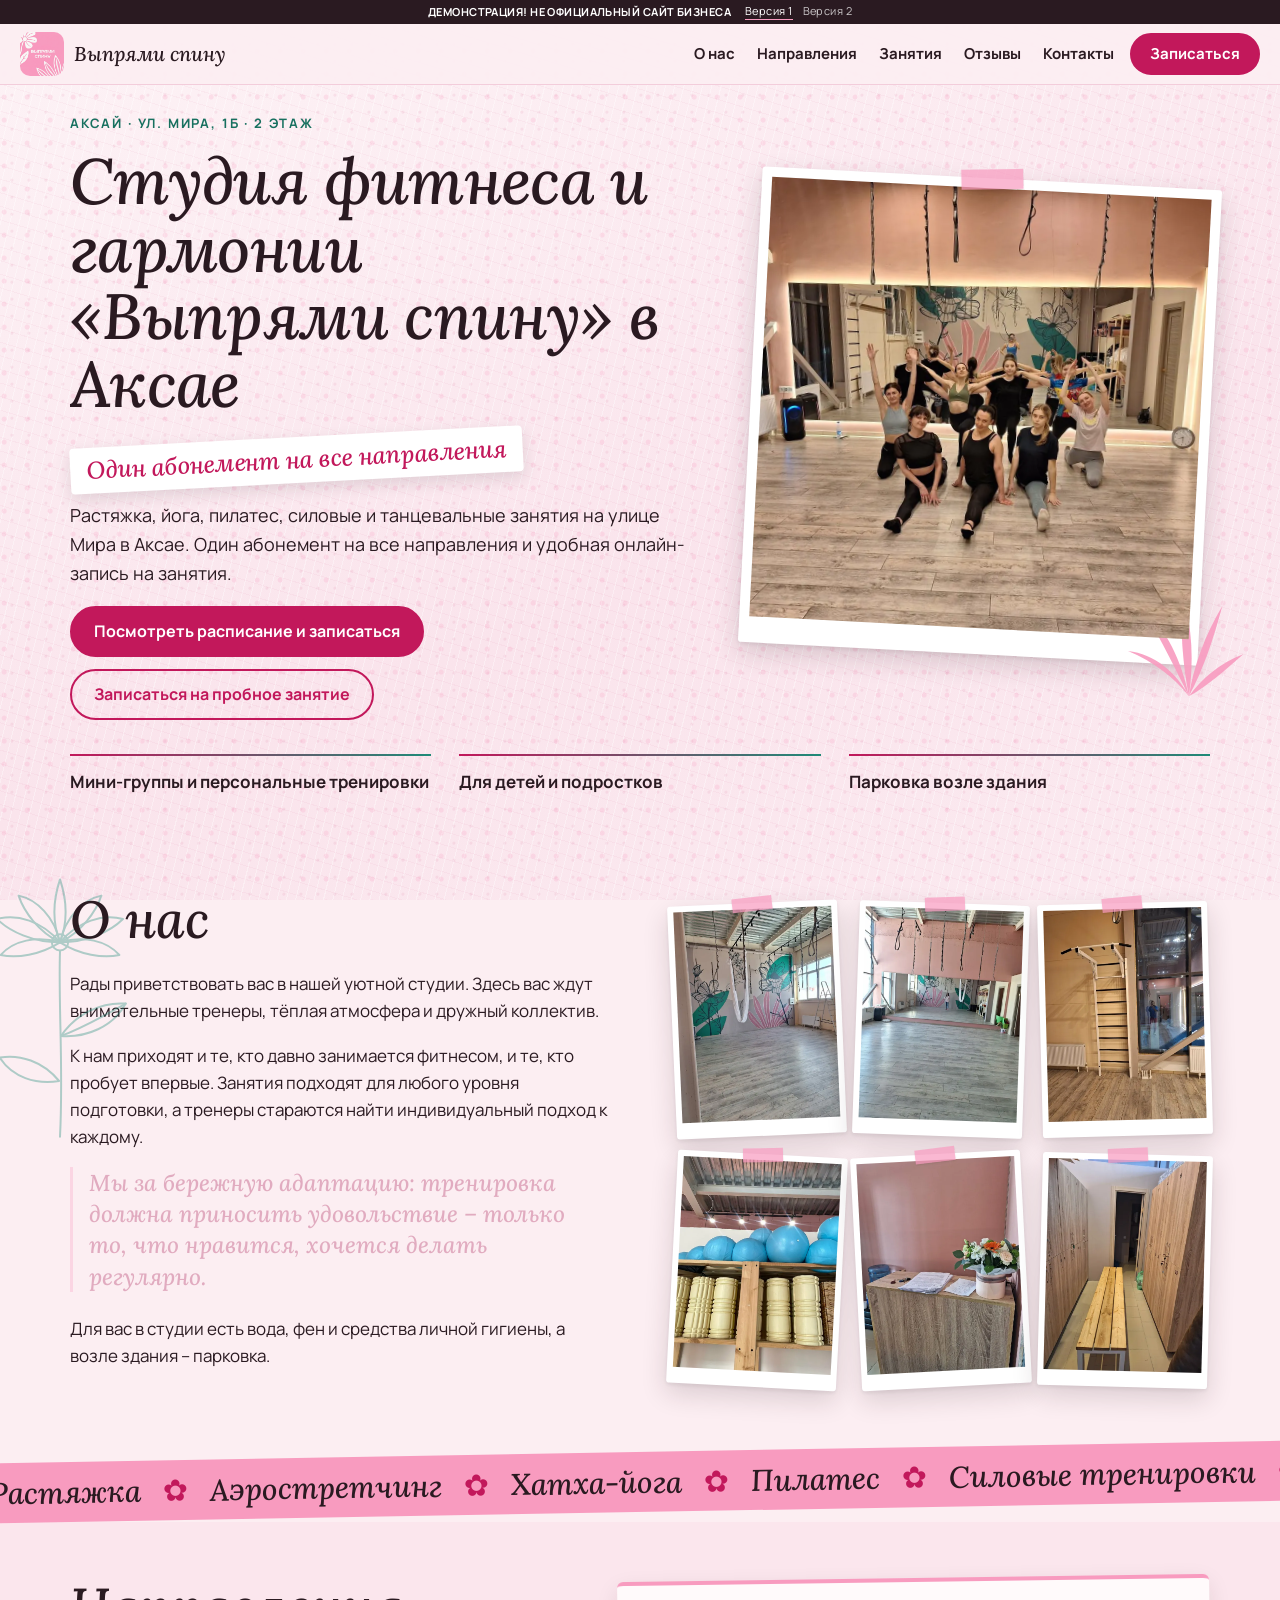
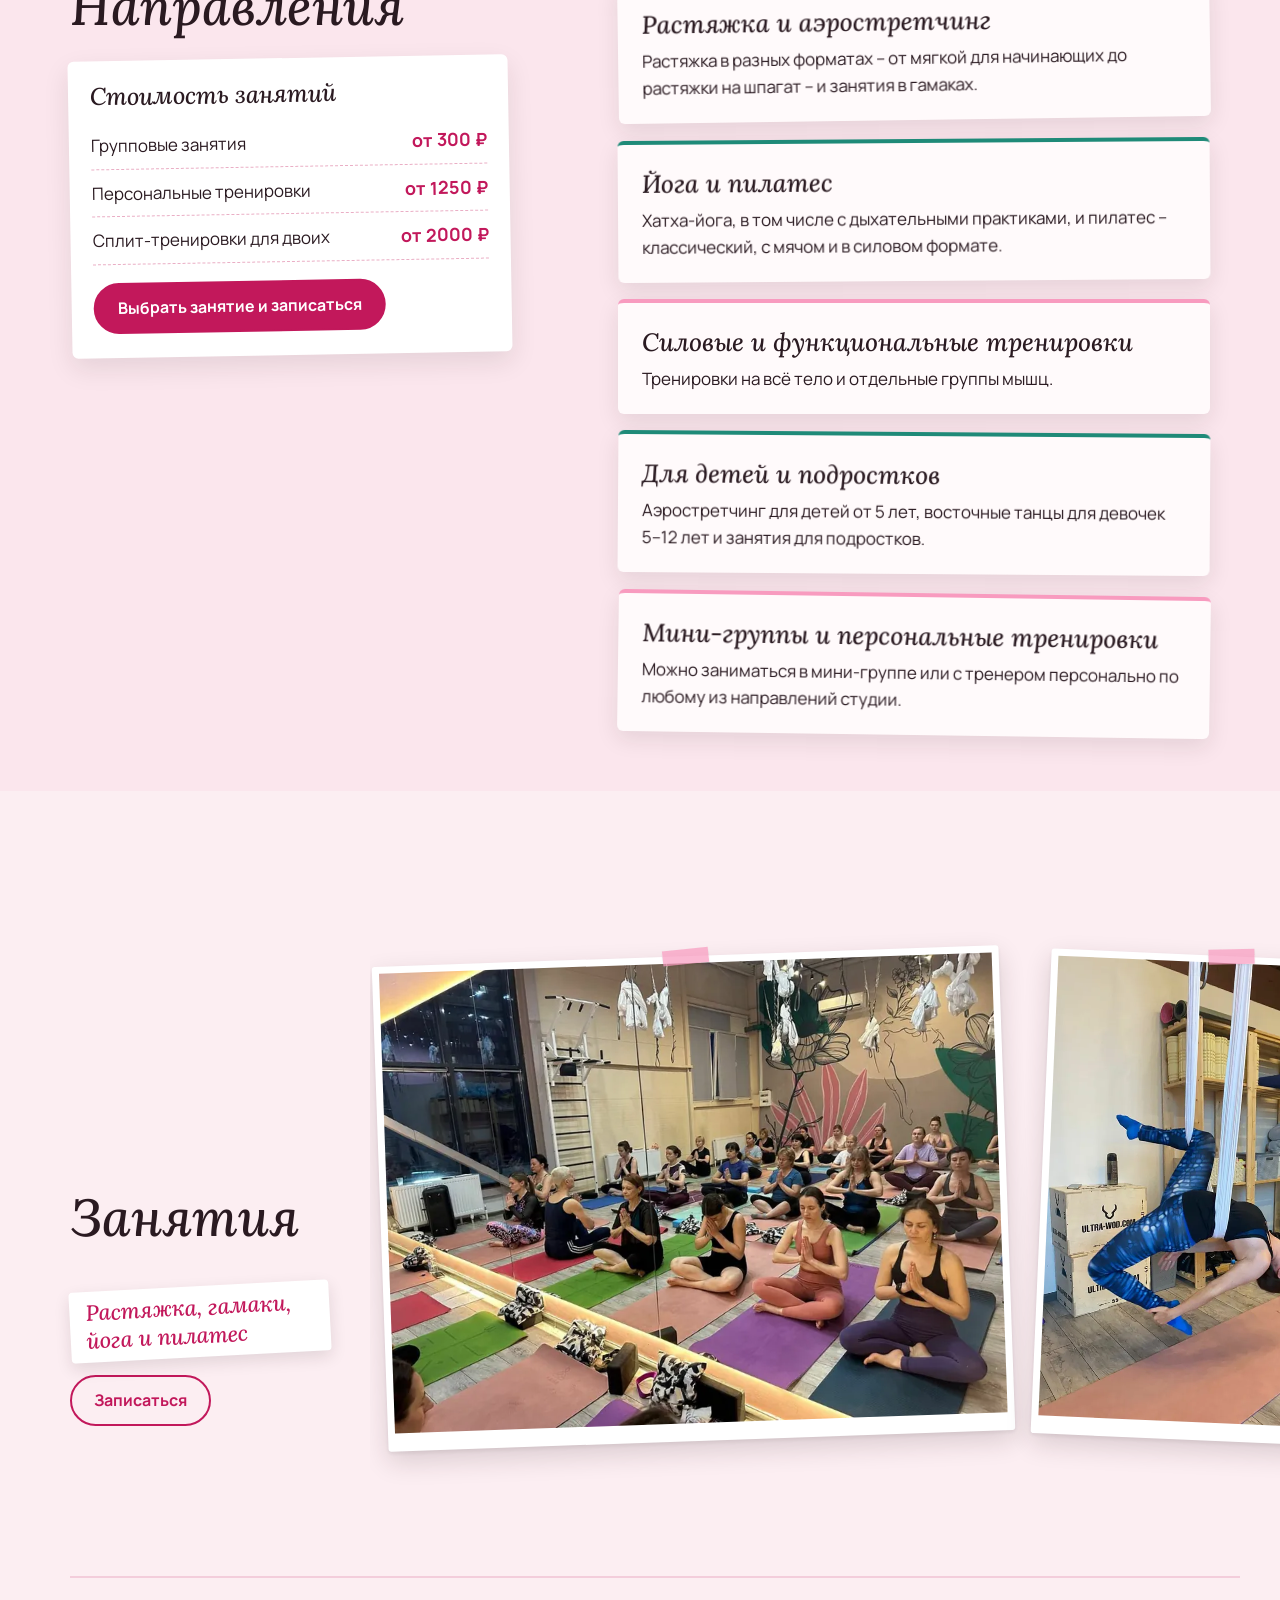
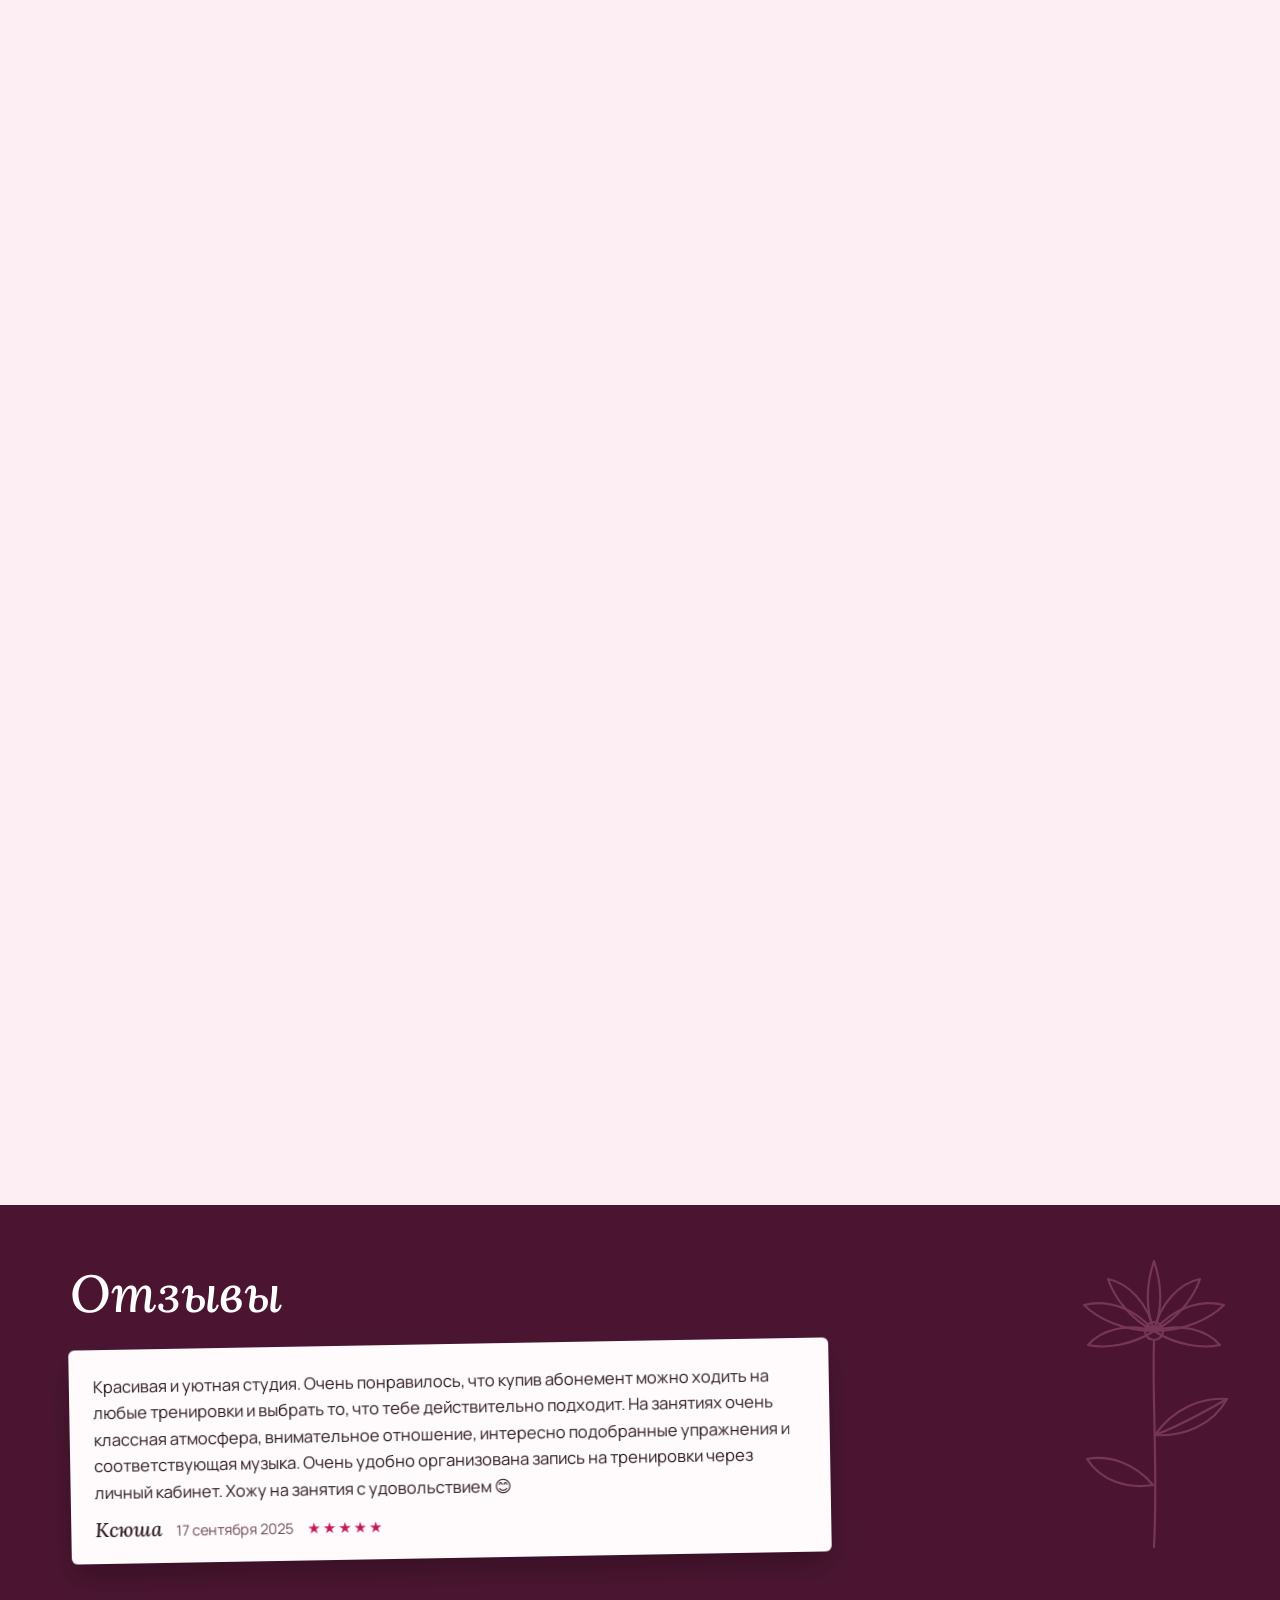
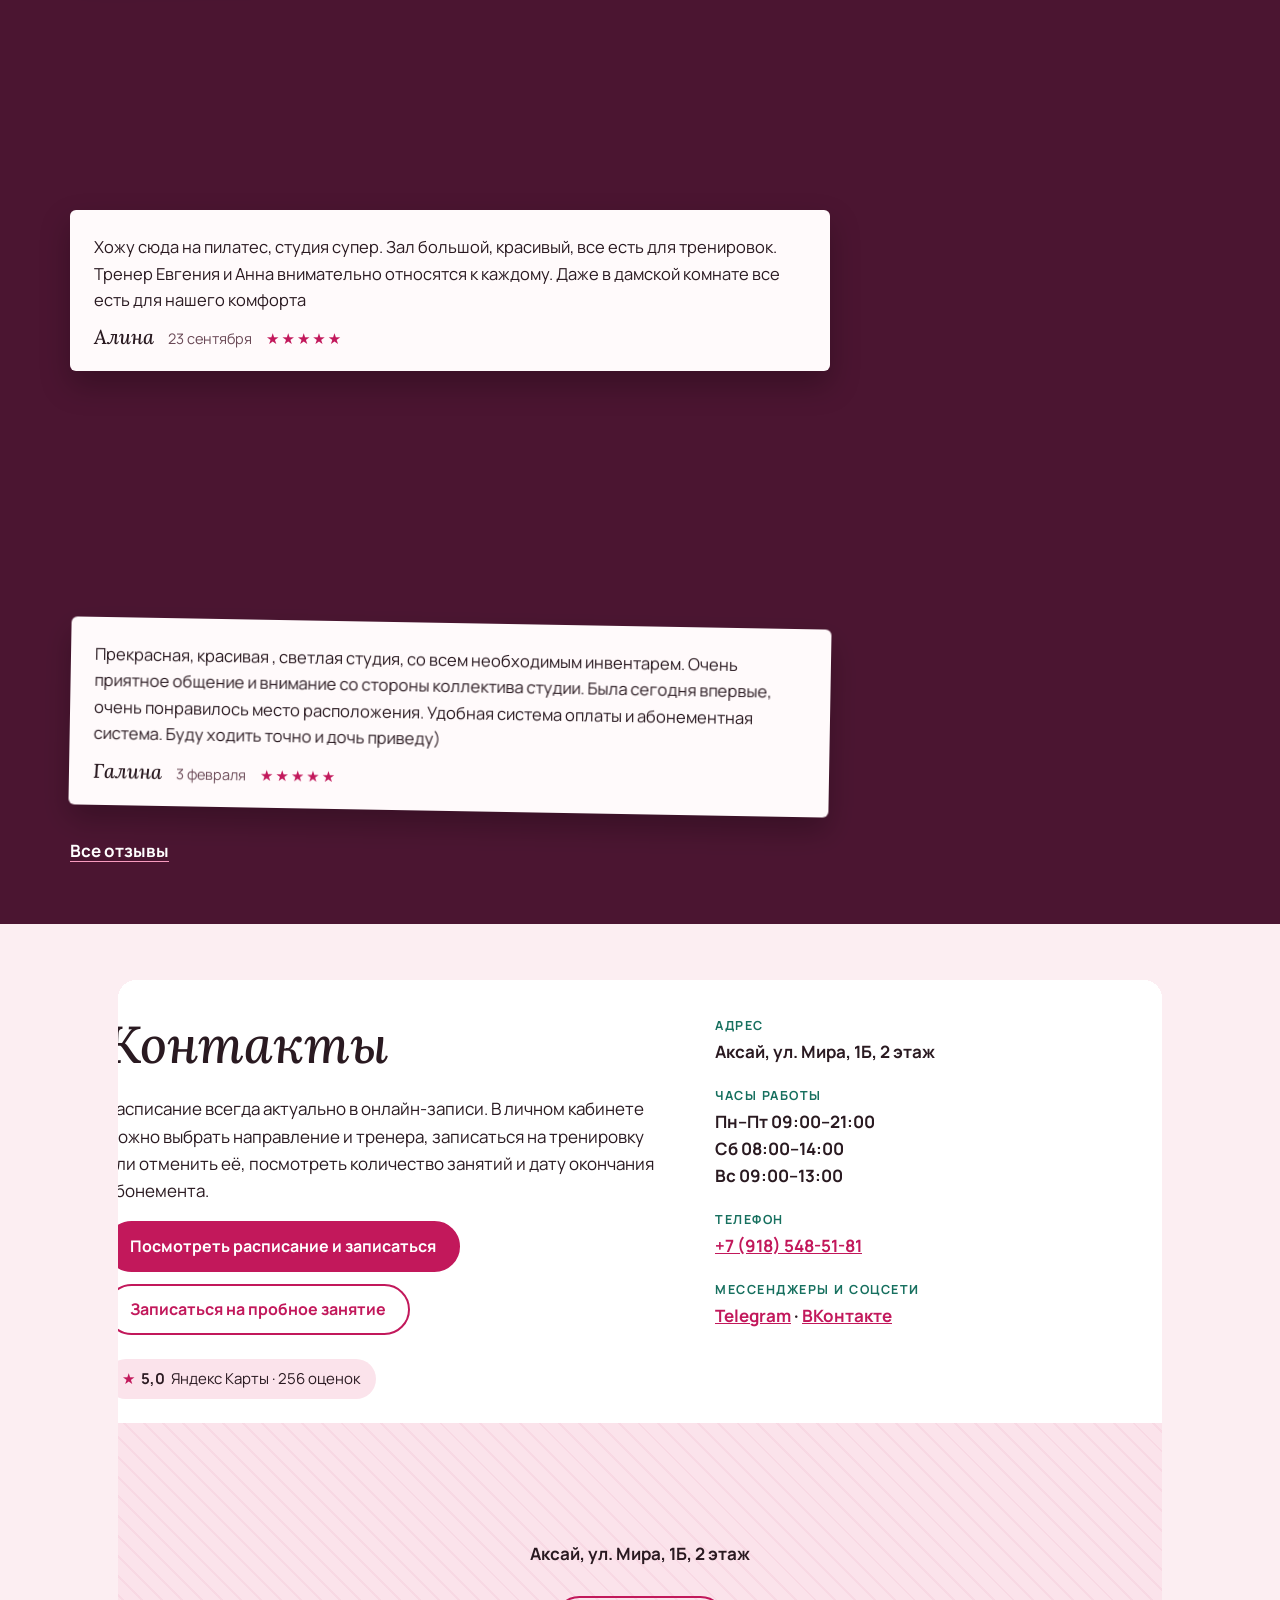
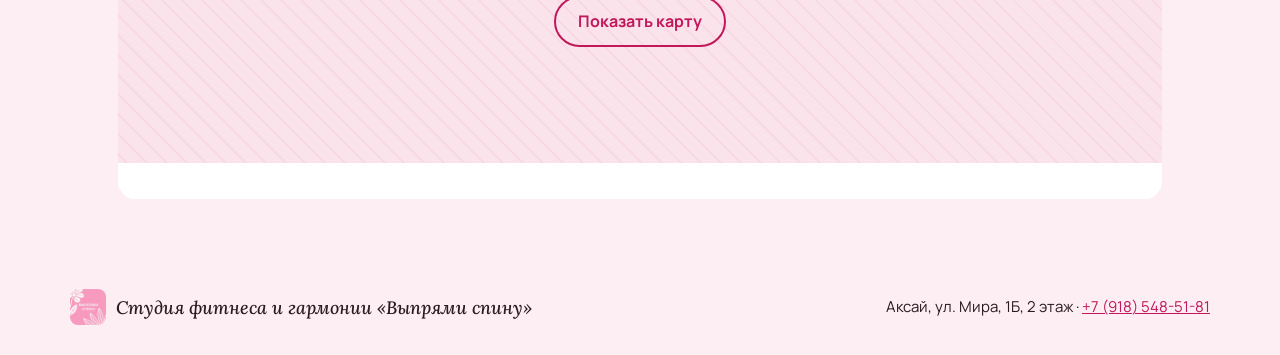
<file: index.html>
<!doctype html>
<html lang="ru">
<head>
<meta charset="utf-8">
<meta name="viewport" content="width=device-width, initial-scale=1.0">
<meta name="robots" content="noindex, nofollow">
<title>Студия фитнеса и гармонии «Выпрями спину» · Аксай</title>
<meta name="description" content="Студия фитнеса и гармонии «Выпрями спину» в Аксае: растяжка, аэростретчинг, йога, пилатес, силовые и танцевальные занятия. Один абонемент на все направления.">
<meta name="theme-color" content="#f89bbf">
<link rel="icon" sizes="any" href="logos/favicon.ico">
<link rel="icon" type="image/png" sizes="32x32" href="logos/favicon-32x32.png">
<link rel="apple-touch-icon" sizes="180x180" href="logos/apple-touch-icon.png">
<link rel="preload" href="fonts/manrope-400.woff2" as="font" type="font/woff2" crossorigin>
<link rel="preload" href="fonts/lora-i500.woff2" as="font" type="font/woff2" crossorigin>
<link rel="stylesheet" href="css/fonts.css">
<link rel="stylesheet" href="css/styles.css">
<script>(function(d){if(matchMedia('(prefers-reduced-motion: no-preference)').matches){d.classList.add('m-on');setTimeout(function(){if(!d.classList.contains('m-ready'))d.classList.remove('m-on')},2500)}})(document.documentElement)</script>
</head>
<body>
<svg width="0" height="0" style="position:absolute" aria-hidden="true" focusable="false">
  <symbol id="flw" viewBox="0 0 200 320">
    <g fill="none" stroke="currentColor" stroke-width="2.2" stroke-linecap="round" stroke-linejoin="round">
      <path d="M100 96c-10-26-6-52 0-70 6 18 10 44 0 70z"/>
      <path d="M100 96c-24-12-40-34-46-52 20 4 40 24 46 52z"/>
      <path d="M100 96c24-12 40-34 46-52-20 4-40 24-46 52z"/>
      <path d="M100 96c-30 0-56-12-70-26 22-6 50 2 70 26z"/>
      <path d="M100 96c30 0 56-12 70-26-22-6-50 2-70 26z"/>
      <path d="M100 96c-22 14-48 18-66 14 14-16 40-22 66-14z"/>
      <path d="M100 96c22 14 48 18 66 14-14-16-40-22-66-14z"/>
      <circle cx="100" cy="96" r="9"/>
      <path d="M100 106c-2 60 4 130 0 206"/>
      <path d="M101 200c18-26 46-38 72-36-14 26-44 38-72 36z"/>
      <path d="M101 200c22-8 44-20 72-36"/>
      <path d="M99 250c-18-22-44-30-66-26 14 22 40 30 66 26z"/>
    </g>
  </symbol>
  <symbol id="fan" viewBox="0 0 220 200">
    <g fill="currentColor">
      <path d="M110 196C92 150 70 92 40 30c40 40 62 100 70 166z"/>
      <path d="M110 196c-6-56-6-120 4-190 14 66 10 130-4 190z"/>
      <path d="M110 196c12-50 38-108 76-160-22 58-44 112-76 160z"/>
      <path d="M110 196C86 160 52 128 6 104c48 10 84 46 104 92z"/>
      <path d="M110 196c26-30 62-56 106-68-38 28-70 52-106 68z"/>
    </g>
  </symbol>
</svg>
<div class="board" aria-hidden="true"></div>
<div class="spot" aria-hidden="true"></div>

<div class="top" id="top-fixed">
  <div class="demo">
    <p class="demo__t">ДЕМОНСТРАЦИЯ! НЕ ОФИЦИАЛЬНЫЙ САЙТ БИЗНЕСА</p>
    <nav class="demo__sw" aria-label="Версии сайта"><a href="./" aria-current="page">Версия 1</a><a href="v2/">Версия 2</a></nav>
  </div>
  <header class="hd">
    <a class="hd__sign" href="#top" aria-label="Выпрями спину, в начало страницы">
      <img src="logos/logo.png" width="44" height="44" alt="">
      <span class="hd__name">Выпрями спину</span>
    </a>
    <nav class="hd__nav" id="menu" aria-label="Разделы">
      <a href="#about">О нас</a>
      <a href="#dir">Направления</a>
      <a href="#classes">Занятия</a>
      <a href="#reviews">Отзывы</a>
      <a href="#contacts">Контакты</a>
    </nav>
    <a class="btn btn--sm hd__book" href="https://an8142.listok.online/wapi" target="_blank" rel="noopener">Записаться</a>
    <button class="hd__burger" type="button" aria-expanded="false" aria-controls="menu" aria-label="Меню"><span></span><span></span><span></span></button>
  </header>
</div>
<div class="top-sp" aria-hidden="true"></div>

<main id="top">
<section class="hero" aria-labelledby="h1">
  <div class="wrap hero__in">
    <div class="hero__txt">
      <p class="brow" data-hero data-rv>Аксай · ул. Мира, 1Б · 2 этаж</p>
      <h1 id="h1" class="h1" data-words data-hero>Студия фитнеса и гармонии «Выпрями спину» в Аксае</h1>
      <p class="note" data-hero data-rv>Один абонемент на все направления</p>
      <p class="lead" data-hero data-rv>Растяжка, йога, пилатес, силовые и танцевальные занятия на улице Мира в Аксае. Один абонемент на все направления и удобная онлайн-запись на занятия.</p>
      <div class="cta">
        <a class="btn" href="https://an8142.listok.online/wapi" target="_blank" rel="noopener">Посмотреть расписание и записаться</a>
        <a class="btn btn--ghost" href="https://an8142.listok.online/wapi" target="_blank" rel="noopener">Записаться на пробное занятие</a>
      </div>
    </div>
    <figure class="pol pol--hero tilt" style="--r:3deg">
      <img src="img/hero-group-lunges.webp" width="900" height="900" alt="Групповое занятие на растяжке в зале с росписью и зеркалом" fetchpriority="high">
      <svg class="orn orn--hero" aria-hidden="true"><use href="#fan"/></svg>
    </figure>
    <ul class="facts" data-rv-g>
      <li data-rv><span class="ln" data-line></span>Мини-группы и персональные тренировки</li>
      <li data-rv><span class="ln" data-line></span>Для детей и подростков</li>
      <li data-rv><span class="ln" data-line></span>Парковка возле здания</li>
    </ul>
  </div>
</section>

<section class="about" id="about" aria-labelledby="about-h">
  <svg class="orn orn--about" aria-hidden="true"><use href="#flw"/></svg>
  <div class="wrap about__in">
    <div class="about__txt">
      <h2 class="h2" id="about-h" data-words>О нас</h2>
      <p data-rv>Рады приветствовать вас в нашей уютной студии. Здесь вас ждут внимательные тренеры, тёплая атмосфера и дружный коллектив.</p>
      <p data-rv>К нам приходят и те, кто давно занимается фитнесом, и те, кто пробует впервые. Занятия подходят для любого уровня подготовки, а тренеры стараются найти индивидуальный подход к каждому.</p>
      <p class="motto" data-glow>Мы за бережную адаптацию: тренировка должна приносить удовольствие – только то, что нравится, хочется делать регулярно.</p>
      <p data-rv>Для вас в студии есть вода, фен и средства личной гигиены, а возле здания – парковка.</p>
    </div>
    <div class="place" data-rv-g>
      <figure class="pol" data-pin style="--r:-2.5deg"><img src="img/hall-mural.webp" width="600" height="800" loading="lazy" alt="Пустой зал с гамаками и росписью: цветы и листья на стене"></figure>
      <figure class="pol" data-pin style="--r:2deg"><img src="img/hall-mirror.webp" width="600" height="800" loading="lazy" alt="Длинный зал с гамаками под потолком и зеркалом"></figure>
      <figure class="pol" data-pin style="--r:-1.5deg"><img src="img/wall-bars.webp" width="600" height="800" loading="lazy" alt="Шведская стенка у окна в зале"></figure>
      <figure class="pol" data-pin style="--r:3deg"><img src="img/props-balls.webp" width="600" height="800" loading="lazy" alt="Полка с мячами и массажными роликами"></figure>
      <figure class="pol" data-pin style="--r:-3deg"><img src="img/reception.webp" width="600" height="800" loading="lazy" alt="Стойка администратора с цветами"></figure>
      <figure class="pol" data-pin style="--r:1.5deg"><img src="img/changing-room.webp" width="600" height="800" loading="lazy" alt="Раздевалка со шкафчиками и скамьёй"></figure>
    </div>
  </div>
</section>

<div class="run" aria-label="Растяжка, аэростретчинг, хатха-йога, пилатес, силовые тренировки, восточные танцы, мини-группы">
  <div class="run__t">
    <span>Растяжка</span><i>✿</i><span>Аэростретчинг</span><i>✿</i><span>Хатха-йога</span><i>✿</i><span>Пилатес</span><i>✿</i><span>Силовые тренировки</span><i>✿</i><span>Восточные танцы</span><i>✿</i><span>Мини-группы</span><i>✿</i>
  </div>
  <div class="run__t" aria-hidden="true">
    <span>Растяжка</span><i>✿</i><span>Аэростретчинг</span><i>✿</i><span>Хатха-йога</span><i>✿</i><span>Пилатес</span><i>✿</i><span>Силовые тренировки</span><i>✿</i><span>Восточные танцы</span><i>✿</i><span>Мини-группы</span><i>✿</i>
  </div>
</div>

<section class="dir" id="dir" aria-labelledby="dir-h">
  <div class="wrap dir__in">
    <div class="dir__head">
      <h2 class="h2" id="dir-h" data-words>Направления</h2>
      <div class="price" data-rv>
        <h3 class="price__h">Стоимость занятий</h3>
        <ul>
          <li><span>Групповые занятия</span><b>от 300 ₽</b></li>
          <li><span>Персональные тренировки</span><b>от 1250 ₽</b></li>
          <li><span>Сплит-тренировки для двоих</span><b>от 2000 ₽</b></li>
        </ul>
        <a class="btn" href="https://an8142.listok.online/wapi" target="_blank" rel="noopener">Выбрать занятие и записаться</a>
      </div>
    </div>
    <div class="stack">
      <article class="card" style="--k:0"><h3>Растяжка и аэростретчинг</h3><p>Растяжка в разных форматах – от мягкой для начинающих до растяжки на шпагат – и занятия в гамаках.</p></article>
      <article class="card" style="--k:1"><h3>Йога и пилатес</h3><p>Хатха-йога, в том числе с дыхательными практиками, и пилатес – классический, с мячом и в силовом формате.</p></article>
      <article class="card" style="--k:2"><h3>Силовые и функциональные тренировки</h3><p>Тренировки на всё тело и отдельные группы мышц.</p></article>
      <article class="card" style="--k:3"><h3>Для детей и подростков</h3><p>Аэростретчинг для детей от 5 лет, восточные танцы для девочек 5–12 лет и занятия для подростков.</p></article>
      <article class="card" style="--k:4"><h3>Мини-группы и персональные тренировки</h3><p>Можно заниматься в мини-группе или с тренером персонально по любому из направлений студии.</p></article>
    </div>
  </div>
</section>

<section class="gal" id="classes" aria-labelledby="gal-h">
  <div class="gal__pin">
    <div class="wrap gal__in">
      <div class="gal__note">
        <h2 class="h2" id="gal-h" data-words>Занятия</h2>
        <p class="note note--sm">Растяжка, гамаки, йога и пилатес</p>
        <a class="btn btn--ghost" href="https://an8142.listok.online/wapi" target="_blank" rel="noopener">Записаться</a>
      </div>
      <div class="gal__view">
        <div class="gal__lane" data-rv-g>
          <figure class="pol" data-pin style="--r:-2deg"><img src="img/class-group-hall.webp" width="800" height="600" loading="lazy" alt="Групповое занятие на ковриках в зале с гамаками"></figure>
          <figure class="pol" data-pin style="--r:2.5deg"><img src="img/aero-blue.webp" width="640" height="853" loading="lazy" alt="Аэростретчинг: упражнение в гамаке над ковриком"></figure>
          <figure class="pol" data-pin style="--r:-3deg"><img src="img/trainer-assist.webp" width="800" height="600" loading="lazy" alt="Тренер помогает ученице на растяжке"></figure>
          <figure class="pol" data-pin style="--r:1.5deg"><img src="img/split-mat.webp" width="640" height="853" loading="lazy" alt="Шпагат на коврике в зале"></figure>
          <figure class="pol" data-pin style="--r:-1.5deg"><img src="img/aero-kid-inversion.webp" width="640" height="789" loading="lazy" alt="Детский аэростретчинг: девочка в перевёрнутой позе в гамаке"></figure>
          <figure class="pol d-only" data-pin style="--r:3deg"><img src="img/backbend-mat.webp" width="800" height="600" loading="lazy" alt="Прогиб на коврике в зале"></figure>
          <figure class="pol m-only" data-pin style="--r:-2.5deg"><img src="img/hero-pilates-ball.webp" width="900" height="900" loading="lazy" alt="Занятие пилатесом с мячом на розовом коврике в зале студии, на стене роспись с цветами"></figure>
          <figure class="pol" data-pin style="--r:-2.5deg"><img src="img/candle-yoga.webp" width="640" height="960" loading="lazy" alt="Йога при свечах"></figure>
          <figure class="pol" data-pin style="--r:2deg"><img src="img/aero-group.webp" width="640" height="853" loading="lazy" alt="Группа на занятии аэростретчингом"></figure>
          <figure class="pol" data-pin style="--r:-2deg"><img src="img/arm-balance.webp" width="640" height="853" loading="lazy" alt="Баланс на руках на коврике"></figure>
          <figure class="pol" data-pin style="--r:1.5deg"><img src="img/lunge-band.webp" width="640" height="853" loading="lazy" alt="Выпад с резинкой для растяжки"></figure>
          <figure class="pol d-only" data-pin style="--r:-2.5deg"><img src="img/hero-pilates-ball.webp" width="900" height="900" loading="lazy" alt="Занятие пилатесом с мячом на розовом коврике в зале студии, на стене роспись с цветами"></figure>
          <figure class="pol m-only" data-pin style="--r:3deg"><img src="img/backbend-mat.webp" width="800" height="600" loading="lazy" alt="Прогиб на коврике в зале"></figure>
        </div>
      </div>
    </div>
    <div class="gal__prog" aria-hidden="true"><span></span></div>
  </div>
</section>

<section class="rev" id="reviews" aria-labelledby="rev-h">
  <svg class="orn orn--rev" aria-hidden="true"><use href="#flw"/></svg>
  <div class="wrap rev__in">
    <h2 class="h2" id="rev-h" data-words>Отзывы</h2>
    <div class="rev__stack">
      <figure class="q" style="--k:0">
        <blockquote>Красивая и уютная студия. Очень понравилось, что купив абонемент можно ходить на любые тренировки и выбрать то, что тебе действительно подходит. На занятиях очень классная атмосфера, внимательное отношение, интересно подобранные упражнения и соответствующая музыка. Очень удобно организована запись на тренировки через личный кабинет. Хожу на занятия с удовольствием 😊</blockquote>
        <footer><b>Ксюша</b><span>17 сентября 2025</span><span class="st" role="img" aria-label="Оценка 5 из 5">★★★★★</span></footer>
      </figure>
      <figure class="q" style="--k:1">
        <blockquote>Хожу сюда на пилатес, студия супер. Зал большой, красивый, все есть для тренировок. Тренер Евгения и Анна внимательно относятся к каждому. Даже в дамской комнате все есть для нашего комфорта</blockquote>
        <footer><b>Алина</b><span>23 сентября</span><span class="st" role="img" aria-label="Оценка 5 из 5">★★★★★</span></footer>
      </figure>
      <figure class="q" style="--k:2">
        <blockquote>Прекрасная, красивая , светлая студия, со всем необходимым инвентарем. Очень приятное общение и внимание со стороны коллектива студии. Была сегодня впервые, очень понравилось место расположения. Удобная система оплаты и абонементная система. Буду ходить точно и дочь приведу)</blockquote>
        <footer><b>Галина</b><span>3 февраля</span><span class="st" role="img" aria-label="Оценка 5 из 5">★★★★★</span></footer>
      </figure>
    </div>
    <p class="rev__all"><a href="https://yandex.ru/maps/org/vypryami_spinu/112066023595/reviews/" target="_blank" rel="noopener">Все отзывы</a></p>
  </div>
</section>

<section class="con" id="contacts" aria-labelledby="con-h">
  <div class="wrap">
    <div class="panel">
      <div class="con__book">
        <h2 class="h2" id="con-h" data-words>Контакты</h2>
        <p data-rv>Расписание всегда актуально в онлайн-записи. В личном кабинете можно выбрать направление и тренера, записаться на тренировку или отменить её, посмотреть количество занятий и дату окончания абонемента.</p>
        <div class="cta" data-rv>
          <a class="btn" href="https://an8142.listok.online/wapi" target="_blank" rel="noopener">Посмотреть расписание и записаться</a>
          <a class="btn btn--ghost" href="https://an8142.listok.online/wapi" target="_blank" rel="noopener">Записаться на пробное занятие</a>
        </div>
      </div>
      <dl class="con__dl" data-rv-g>
        <div data-rv><dt>Адрес</dt><dd>Аксай, ул. Мира, 1Б, 2 этаж</dd></div>
        <div data-rv><dt>Часы работы</dt><dd>Пн–Пт 09:00–21:00<br>Сб 08:00–14:00<br>Вс 09:00–13:00</dd></div>
        <div data-rv><dt>Телефон</dt><dd><a href="tel:+79185485181">+7 (918) 548-51-81</a></dd></div>
        <div data-rv><dt>Мессенджеры и соцсети</dt><dd><a href="https://t.me/+79185485181" target="_blank" rel="noopener">Telegram</a> · <a href="https://vk.ru/public209621171" target="_blank" rel="noopener">ВКонтакте</a></dd></div>
      </dl>
      <p class="badge" data-rv><span class="badge__s" aria-hidden="true">★</span> <b>5,0</b> Яндекс Карты · 256 оценок</p>
      <div class="map" id="map">
        <div class="map__ph">
          <p>Аксай, ул. Мира, 1Б, 2 этаж</p>
          <button class="btn btn--ghost" type="button" data-map="https://yandex.ru/map-widget/v1/?oid=112066023595&amp;ol=biz&amp;z=17">Показать карту</button>
        </div>
      </div>
    </div>
  </div>
</section>
</main>

<footer class="ft">
  <div class="wrap ft__in">
    <p class="ft__name"><img src="logos/logo.png" width="36" height="36" alt="" loading="lazy"><span>Студия фитнеса и гармонии «Выпрями спину»</span></p>
    <p>Аксай, ул. Мира, 1Б, 2 этаж · <a href="tel:+79185485181">+7 (918) 548-51-81</a></p>
  </div>
</footer>
<script src="js/motion.js" defer></script>
</body>
</html>
</file>
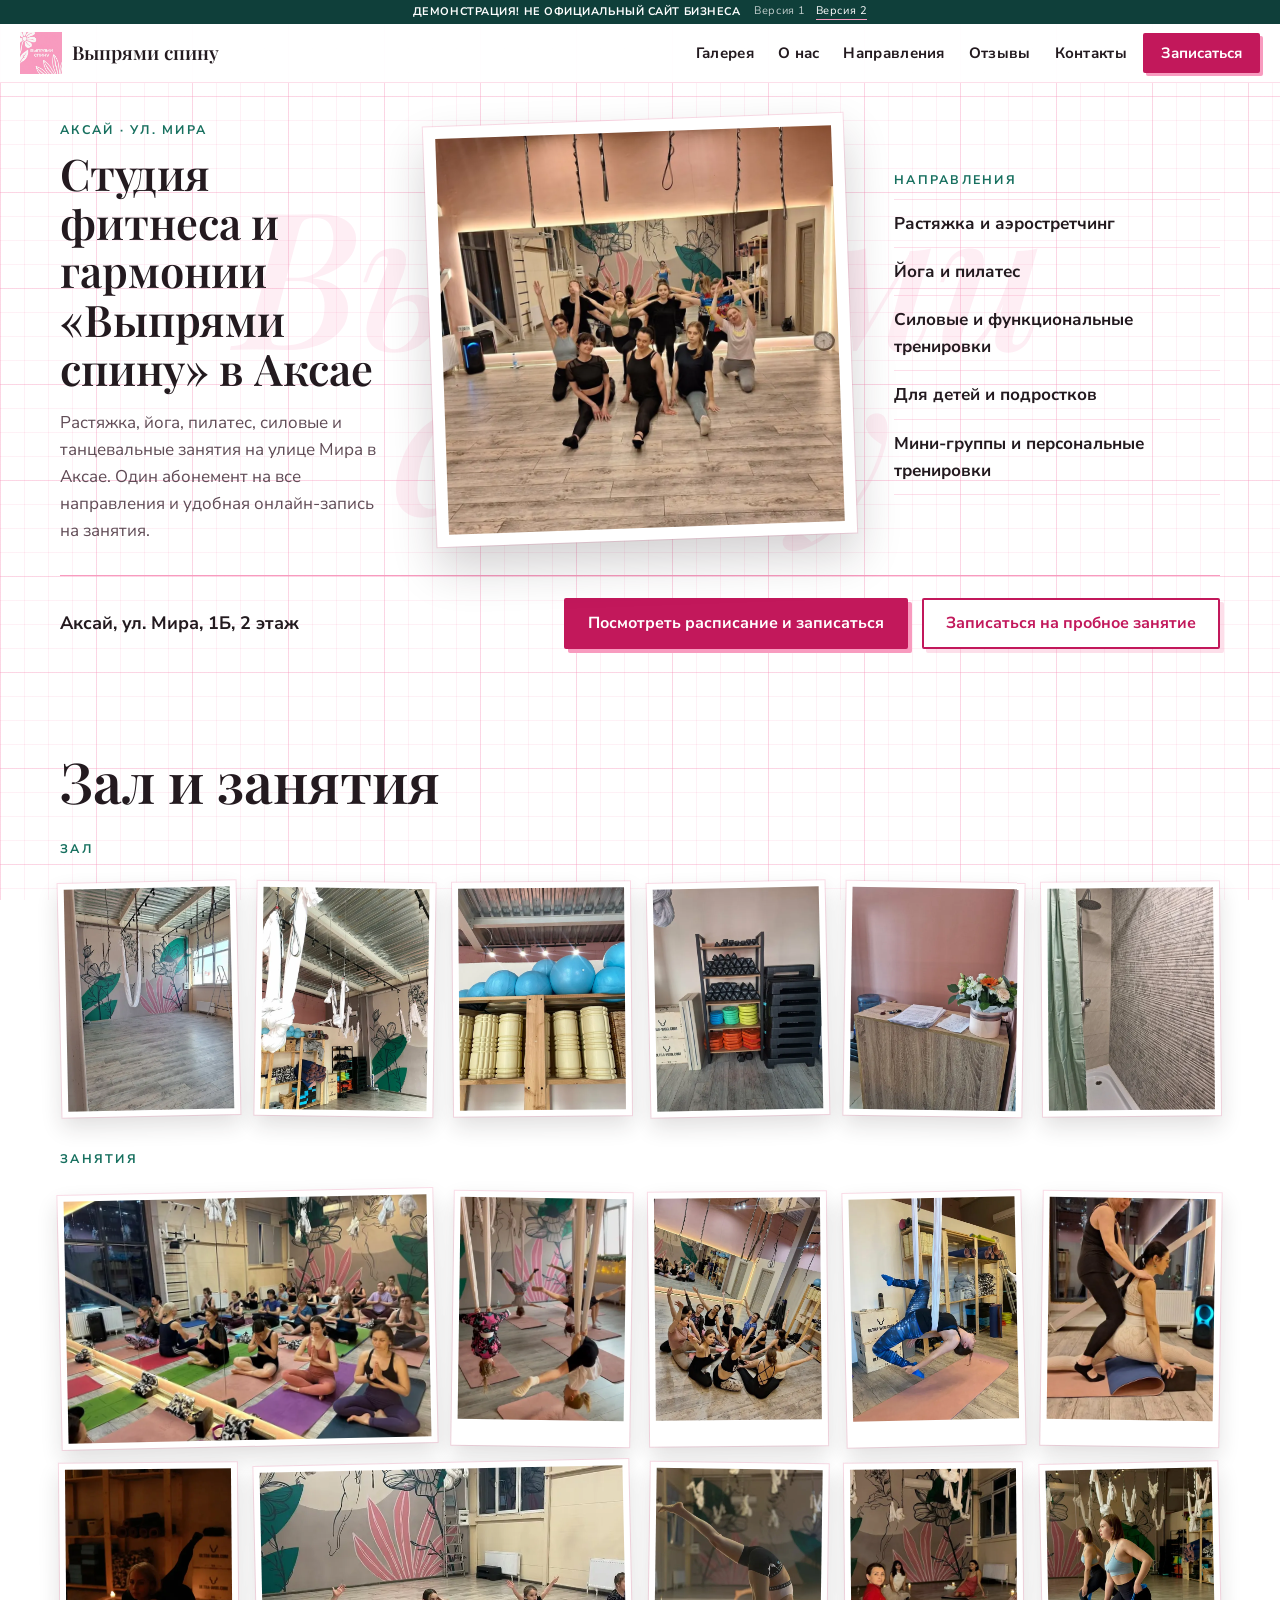
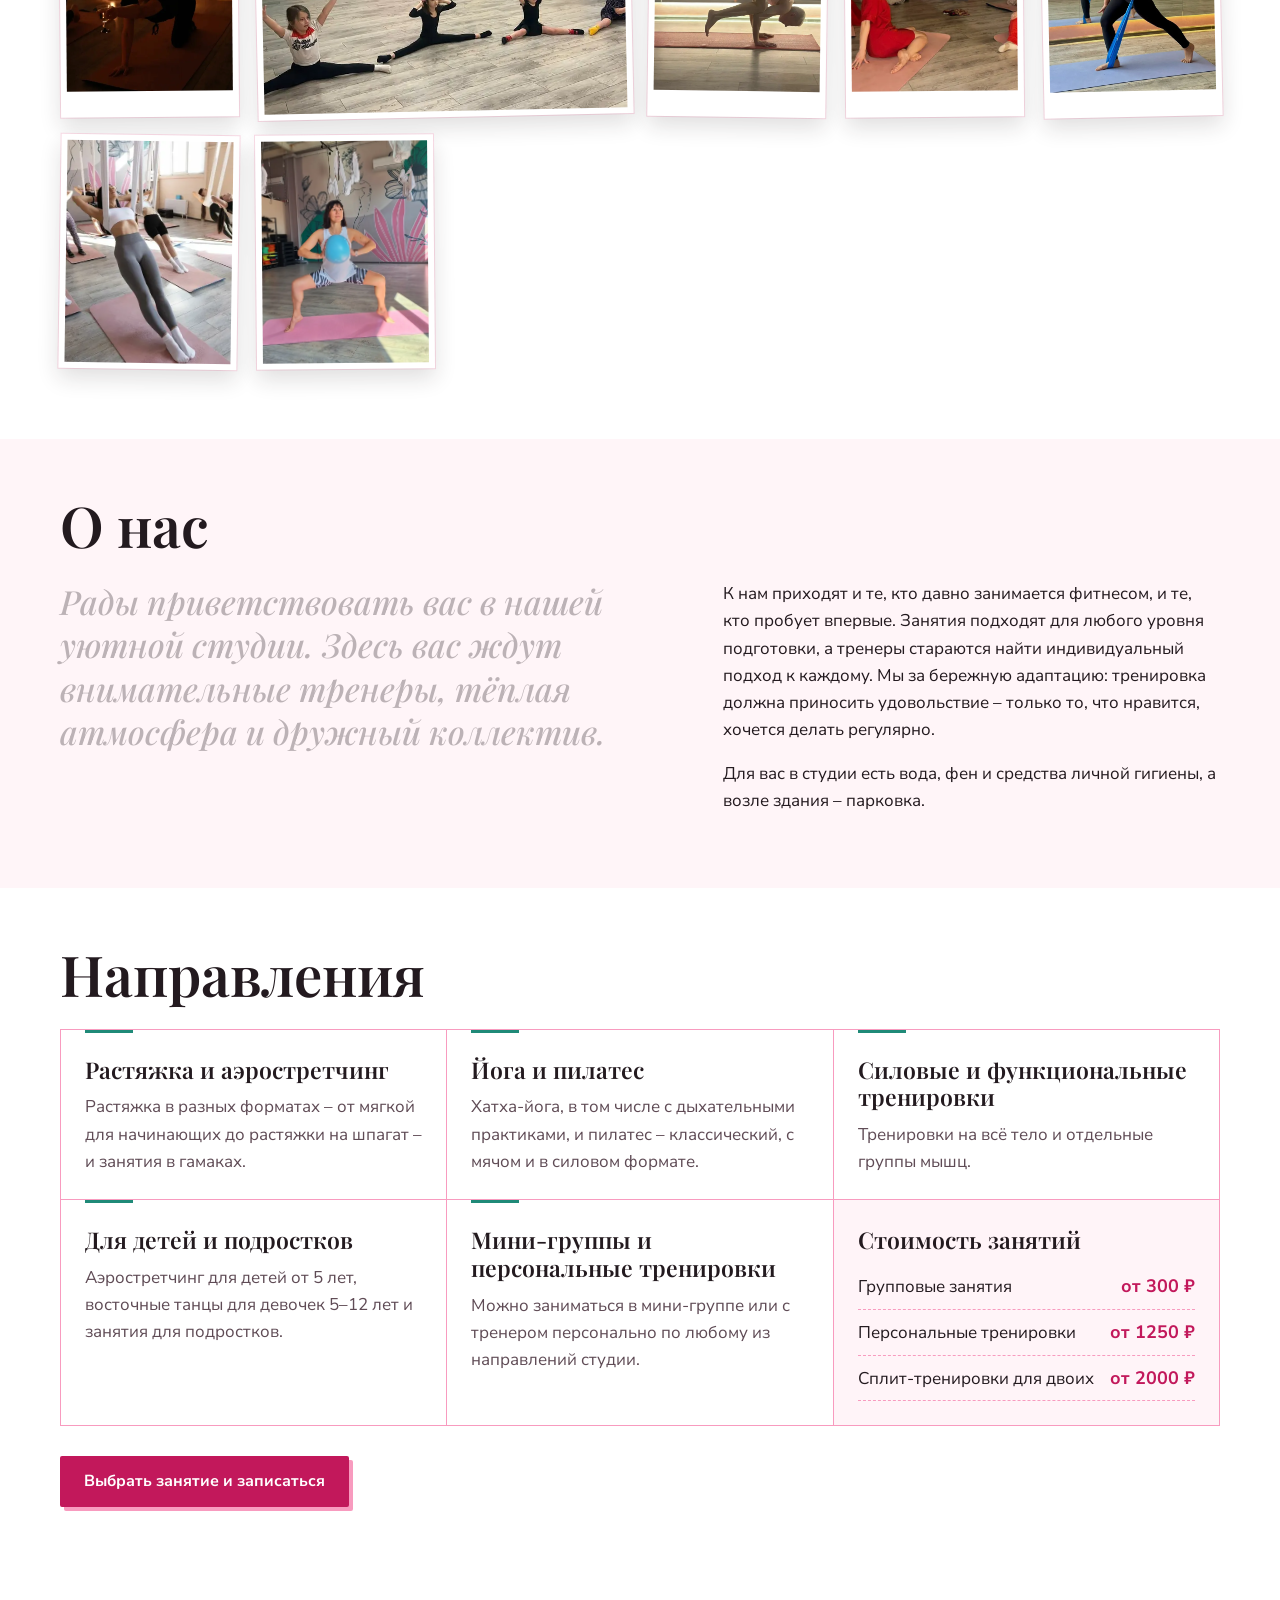
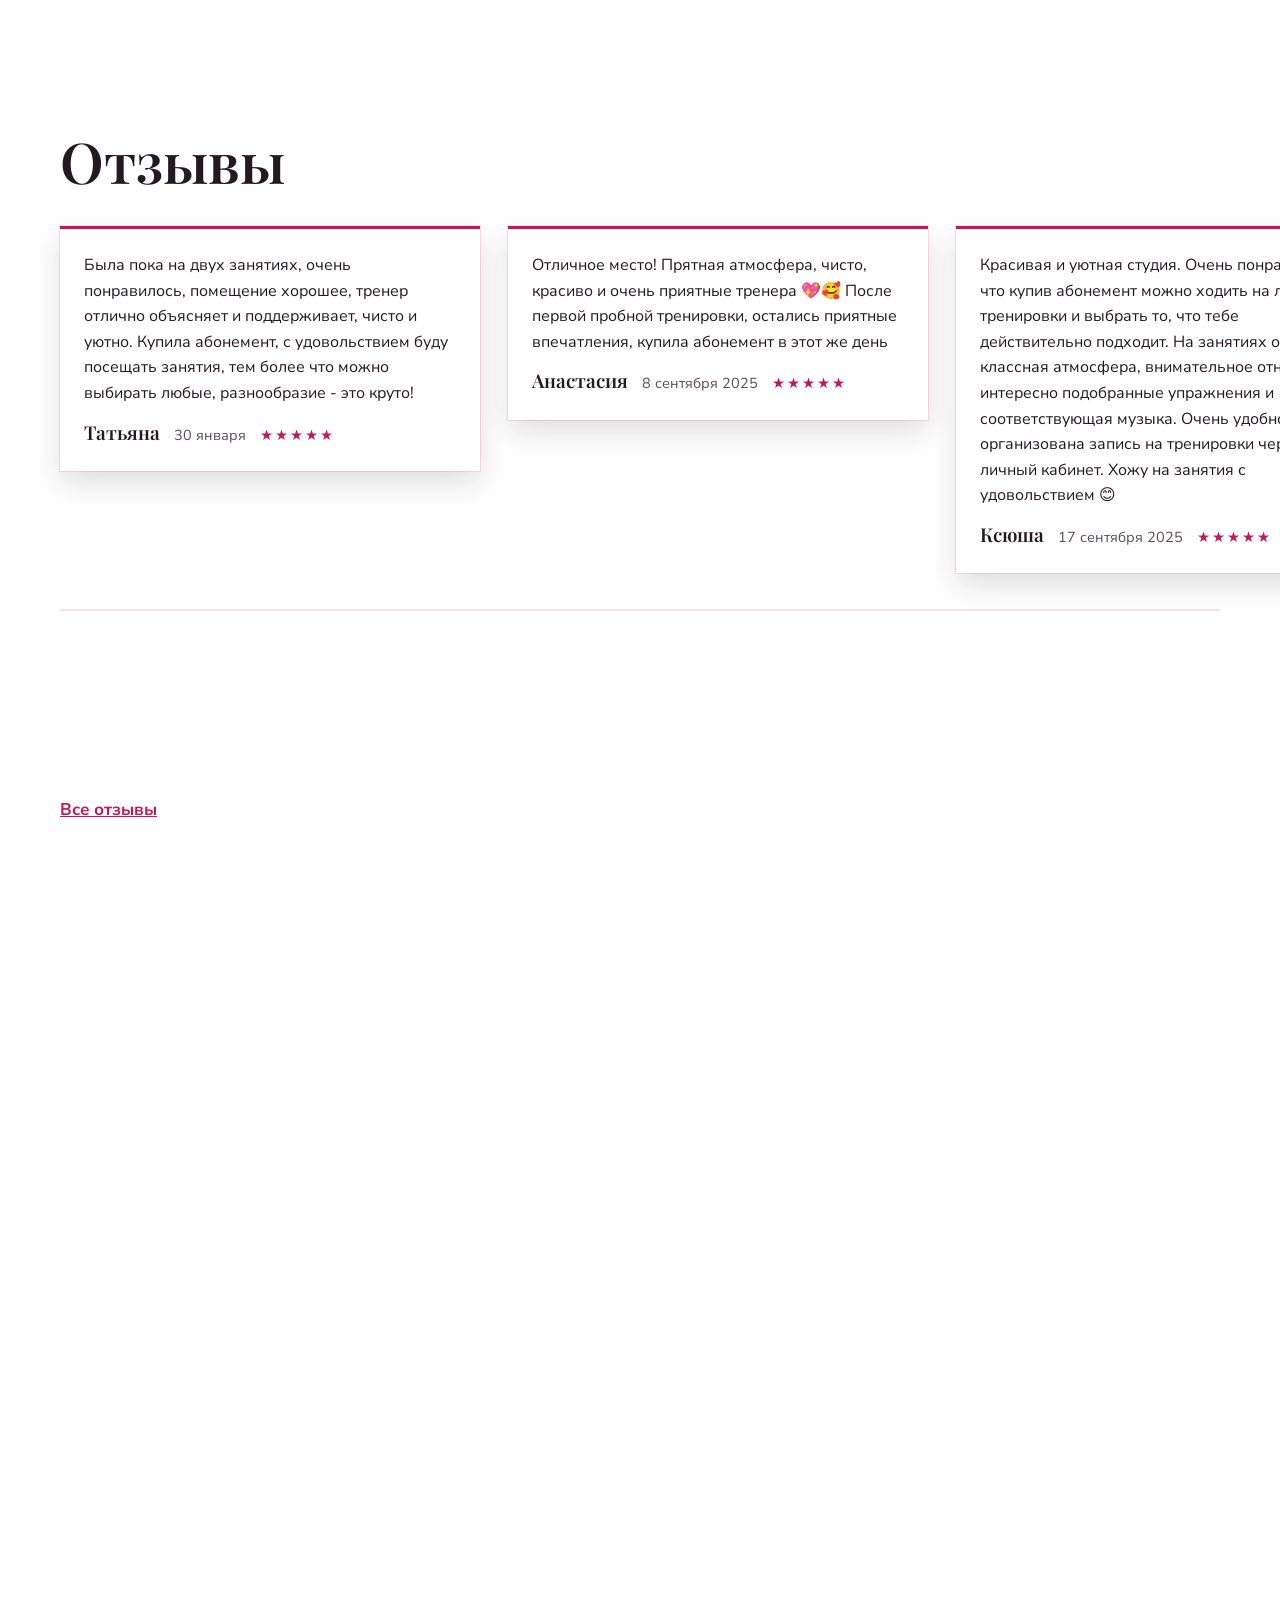
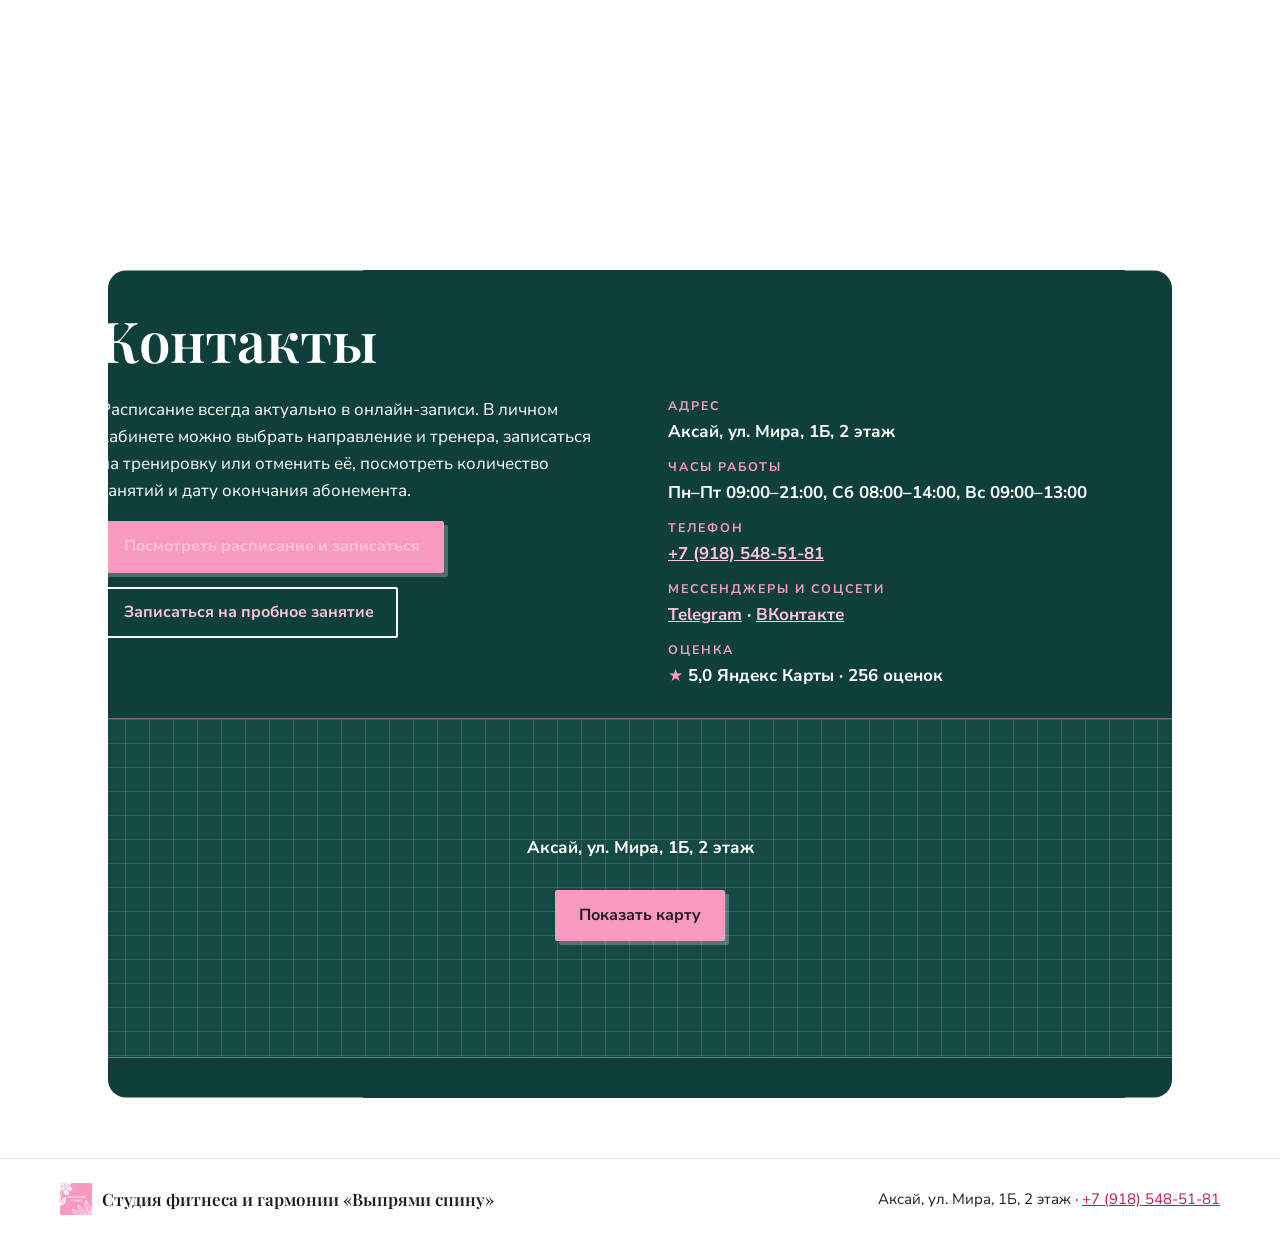
<file: v2/index.html>
<!doctype html>
<html lang="ru">
<head>
<meta charset="utf-8">
<meta name="viewport" content="width=device-width, initial-scale=1.0">
<meta name="robots" content="noindex, nofollow">
<title>Студия фитнеса и гармонии «Выпрями спину» · Аксай</title>
<meta name="description" content="Студия фитнеса и гармонии «Выпрями спину» в Аксае: растяжка, аэростретчинг, йога, пилатес, силовые и танцевальные занятия. Один абонемент на все направления.">
<meta name="theme-color" content="#ffffff">
<link rel="icon" sizes="any" href="logos/favicon.ico">
<link rel="icon" type="image/png" sizes="32x32" href="logos/favicon-32x32.png">
<link rel="apple-touch-icon" sizes="180x180" href="logos/apple-touch-icon.png">
<link rel="preload" href="fonts/nunito-400.woff2" as="font" type="font/woff2" crossorigin>
<link rel="preload" href="fonts/playfair-600.woff2" as="font" type="font/woff2" crossorigin>
<link rel="stylesheet" href="css/fonts.css">
<link rel="stylesheet" href="css/styles.css">
<script>(function(d){if(matchMedia('(prefers-reduced-motion: no-preference)').matches){d.classList.add('m-on');setTimeout(function(){if(!d.classList.contains('m-ready'))d.classList.remove('m-on')},2500)}})(document.documentElement)</script>
</head>
<body>
<div class="grid-bg" aria-hidden="true"></div>
<div class="spot" aria-hidden="true"></div>

<div class="top" id="top-fixed">
  <div class="demo">
    <p class="demo__t">ДЕМОНСТРАЦИЯ! НЕ ОФИЦИАЛЬНЫЙ САЙТ БИЗНЕСА</p>
    <nav class="demo__sw" aria-label="Версии сайта"><a href="../">Версия 1</a><a href="./" aria-current="page">Версия 2</a></nav>
  </div>
  <header class="hd">
    <a class="hd__sign" href="#top" aria-label="Выпрями спину, в начало страницы">
      <img src="logos/logo.png" width="42" height="42" alt="">
      <span class="hd__name">Выпрями спину</span>
    </a>
    <nav class="hd__nav" id="menu" aria-label="Разделы">
      <a href="#gallery">Галерея</a>
      <a href="#about">О нас</a>
      <a href="#dir">Направления</a>
      <a href="#reviews">Отзывы</a>
      <a href="#contacts">Контакты</a>
    </nav>
    <a class="btn btn--sm hd__book" href="https://an8142.listok.online/wapi" target="_blank" rel="noopener">Записаться</a>
    <button class="hd__burger" type="button" aria-expanded="false" aria-controls="menu" aria-label="Меню"><span></span><span></span></button>
  </header>
  <div class="prog" aria-hidden="true"></div>
</div>
<div class="top-sp" aria-hidden="true"></div>

<main id="top">
<section class="hero" aria-labelledby="h1">
  <p class="hero__word" aria-hidden="true">Выпрями<br>спину</p>
  <div class="wrap hero__in">
    <div class="hero__l">
      <p class="mk" data-mk>Аксай · ул. Мира</p>
      <h1 id="h1" class="h1" data-words>Студия фитнеса и гармонии «Выпрями спину» в Аксае</h1>
      <p class="lead">Растяжка, йога, пилатес, силовые и танцевальные занятия на улице Мира в Аксае. Один абонемент на все направления и удобная онлайн-запись на занятия.</p>
    </div>
    <figure class="hero__work turn">
      <img src="img/hero-group-lunges.webp" width="900" height="900" alt="Групповое занятие на растяжке в зале с росписью и зеркалом" fetchpriority="high">
    </figure>
    <div class="hero__r">
      <p class="mk" data-mk>Направления</p>
      <ul class="hero__list">
        <li><a href="#dir">Растяжка и аэростретчинг</a></li>
        <li><a href="#dir">Йога и пилатес</a></li>
        <li><a href="#dir">Силовые и функциональные тренировки</a></li>
        <li><a href="#dir">Для детей и подростков</a></li>
        <li><a href="#dir">Мини-группы и персональные тренировки</a></li>
      </ul>
    </div>
    <div class="hero__b">
      <p class="hero__addr">Аксай, ул. Мира, 1Б, 2 этаж</p>
      <div class="cta">
        <a class="btn" href="https://an8142.listok.online/wapi" target="_blank" rel="noopener">Посмотреть расписание и записаться</a>
        <a class="btn btn--ghost" href="https://an8142.listok.online/wapi" target="_blank" rel="noopener">Записаться на пробное занятие</a>
      </div>
    </div>
  </div>
</section>

<section class="gal" id="gallery" aria-labelledby="gal-h">
  <div class="wrap">
    <h2 class="h2" id="gal-h" data-words>Зал и занятия</h2>
    <h3 class="sub"><span class="mk" data-mk>Зал</span></h3>
    <div class="tiles tiles--place" data-rv-g>
      <figure class="tile" data-cur><img src="img/hall-mural.webp" width="600" height="800" loading="lazy" alt="Пустой зал с гамаками и росписью: цветы и листья на стене"></figure>
      <figure class="tile" data-cur><img src="img/hall-shelves.webp" width="600" height="800" loading="lazy" alt="Зал с гамаками, росписью и стеллажом с инвентарём"></figure>
      <figure class="tile" data-cur><img src="img/props-balls.webp" width="600" height="800" loading="lazy" alt="Полка с мячами и массажными роликами"></figure>
      <figure class="tile" data-cur><img src="img/equipment-rack.webp" width="600" height="800" loading="lazy" alt="Стеллаж с гантелями, степами и блинами"></figure>
      <figure class="tile" data-cur><img src="img/reception.webp" width="600" height="800" loading="lazy" alt="Стойка администратора с цветами"></figure>
      <figure class="tile" data-cur><img src="img/shower.webp" width="600" height="800" loading="lazy" alt="Душевая"></figure>
    </div>
    <h3 class="sub"><span class="mk" data-mk>Занятия</span></h3>
    <div class="tiles tiles--work" data-rv-g>
      <figure class="tile tile--big" data-cur><img src="img/class-group-hall.webp" width="800" height="600" loading="lazy" alt="Групповое занятие на ковриках в зале с гамаками"></figure>
      <figure class="tile" data-cur><img src="img/aero-kids.webp" width="560" height="994" loading="lazy" alt="Детский аэростретчинг в гамаках"></figure>
      <figure class="tile" data-cur><img src="img/group-circle.webp" width="640" height="853" loading="lazy" alt="Группа на растяжке в зале с зеркалом"></figure>
      <figure class="tile" data-cur><img src="img/aero-blue.webp" width="640" height="853" loading="lazy" alt="Аэростретчинг: упражнение в гамаке над ковриком"></figure>
      <figure class="tile" data-cur><img src="img/trainer-assist.webp" width="800" height="600" loading="lazy" alt="Тренер помогает ученице на растяжке"></figure>
      <figure class="tile" data-cur><img src="img/candle-yoga.webp" width="640" height="960" loading="lazy" alt="Йога при свечах"></figure>
      <figure class="tile tile--big" data-cur><img src="img/kids-splits.webp" width="800" height="450" loading="lazy" alt="Дети в шпагатах на полу зала"></figure>
      <figure class="tile" data-cur><img src="img/arm-balance.webp" width="640" height="853" loading="lazy" alt="Баланс на руках на коврике"></figure>
      <figure class="tile" data-cur><img src="img/group-red.webp" width="800" height="600" loading="lazy" alt="Группа в красном на ковриках в зале с росписью"></figure>
      <figure class="tile" data-cur><img src="img/lunge-band.webp" width="640" height="853" loading="lazy" alt="Выпад с резинкой для растяжки"></figure>
      <figure class="tile" data-cur><img src="img/group-standing.webp" width="800" height="533" loading="lazy" alt="Группа на растяжке стоя"></figure>
      <figure class="tile" data-cur><img src="img/hero-pilates-ball.webp" width="900" height="900" loading="lazy" alt="Занятие пилатесом с мячом на розовом коврике в зале студии, на стене роспись с цветами"></figure>
      <figure class="tile tile--m" data-cur><img src="img/group-lunges.webp" width="800" height="600" loading="lazy" alt="Групповое занятие на растяжке в зале с росписью и зеркалом"></figure>
    </div>
  </div>
</section>

<section class="about" id="about" aria-labelledby="about-h">
  <div class="wrap about__in">
    <h2 class="h2" id="about-h" data-words>О нас</h2>
    <div class="about__cols">
      <p class="about__big" data-glow>Рады приветствовать вас в нашей уютной студии. Здесь вас ждут внимательные тренеры, тёплая атмосфера и дружный коллектив.</p>
      <div class="about__txt" data-rv-g>
        <p data-rv>К нам приходят и те, кто давно занимается фитнесом, и те, кто пробует впервые. Занятия подходят для любого уровня подготовки, а тренеры стараются найти индивидуальный подход к каждому. Мы за бережную адаптацию: тренировка должна приносить удовольствие – только то, что нравится, хочется делать регулярно.</p>
        <p data-rv>Для вас в студии есть вода, фен и средства личной гигиены, а возле здания – парковка.</p>
      </div>
    </div>
  </div>
</section>

<section class="dir" id="dir" aria-labelledby="dir-h">
  <div class="wrap">
    <h2 class="h2" id="dir-h" data-words>Направления</h2>
    <div class="dir__grid" data-rv-g>
      <article class="cell" data-rv><span class="cell__ln" data-line></span><h3>Растяжка и аэростретчинг</h3><p>Растяжка в разных форматах – от мягкой для начинающих до растяжки на шпагат – и занятия в гамаках.</p></article>
      <article class="cell" data-rv><span class="cell__ln" data-line></span><h3>Йога и пилатес</h3><p>Хатха-йога, в том числе с дыхательными практиками, и пилатес – классический, с мячом и в силовом формате.</p></article>
      <article class="cell" data-rv><span class="cell__ln" data-line></span><h3>Силовые и функциональные тренировки</h3><p>Тренировки на всё тело и отдельные группы мышц.</p></article>
      <article class="cell" data-rv><span class="cell__ln" data-line></span><h3>Для детей и подростков</h3><p>Аэростретчинг для детей от 5 лет, восточные танцы для девочек 5–12 лет и занятия для подростков.</p></article>
      <article class="cell" data-rv><span class="cell__ln" data-line></span><h3>Мини-группы и персональные тренировки</h3><p>Можно заниматься в мини-группе или с тренером персонально по любому из направлений студии.</p></article>
      <div class="cell cell--price" data-rv>
        <h3>Стоимость занятий</h3>
        <dl class="tbl">
          <div><dt>Групповые занятия</dt><dd>от 300 ₽</dd></div>
          <div><dt>Персональные тренировки</dt><dd>от 1250 ₽</dd></div>
          <div><dt>Сплит-тренировки для двоих</dt><dd>от 2000 ₽</dd></div>
        </dl>
      </div>
    </div>
    <p class="dir__cta"><a class="btn" href="https://an8142.listok.online/wapi" target="_blank" rel="noopener">Выбрать занятие и записаться</a></p>
  </div>
</section>

<section class="rev" id="reviews" aria-labelledby="rev-h">
  <div class="rev__pin">
    <div class="wrap">
      <h2 class="h2" id="rev-h" data-words>Отзывы</h2>
    </div>
    <div class="rev__view">
      <div class="rev__lane">
        <figure class="q" style="--k:0">
          <blockquote>Была пока на двух занятиях, очень понравилось, помещение хорошее, тренер отлично объясняет и поддерживает, чисто и уютно. Купила абонемент, с удовольствием буду посещать занятия, тем более что можно выбирать любые, разнообразие - это круто!</blockquote>
          <footer><b>Татьяна</b><span>30 января</span><span class="st" role="img" aria-label="Оценка 5 из 5">★★★★★</span></footer>
        </figure>
        <figure class="q" style="--k:1">
          <blockquote>Отличное место! Прятная атмосфера, чисто, красиво и очень приятные тренера 💖🥰 После первой пробной тренировки, остались приятные впечатления, купила абонемент в этот же день</blockquote>
          <footer><b>Анастасия</b><span>8 сентября 2025</span><span class="st" role="img" aria-label="Оценка 5 из 5">★★★★★</span></footer>
        </figure>
        <figure class="q" style="--k:2">
          <blockquote>Красивая и уютная студия. Очень понравилось, что купив абонемент можно ходить на любые тренировки и выбрать то, что тебе действительно подходит. На занятиях очень классная атмосфера, внимательное отношение, интересно подобранные упражнения и соответствующая музыка. Очень удобно организована запись на тренировки через личный кабинет. Хожу на занятия с удовольствием 😊</blockquote>
          <footer><b>Ксюша</b><span>17 сентября 2025</span><span class="st" role="img" aria-label="Оценка 5 из 5">★★★★★</span></footer>
        </figure>
        <figure class="q" style="--k:3">
          <blockquote>Прекрасная, красивая , светлая студия, со всем необходимым инвентарем. Очень приятное общение и внимание со стороны коллектива студии. Была сегодня впервые, очень понравилось место расположения. Удобная система оплаты и абонементная система. Буду ходить точно и дочь приведу)</blockquote>
          <footer><b>Галина</b><span>3 февраля</span><span class="st" role="img" aria-label="Оценка 5 из 5">★★★★★</span></footer>
        </figure>
        <figure class="q" style="--k:4">
          <blockquote>Хожу сюда на пилатес, студия супер. Зал большой, красивый, все есть для тренировок. Тренер Евгения и Анна внимательно относятся к каждому. Даже в дамской комнате все есть для нашего комфорта</blockquote>
          <footer><b>Алина</b><span>23 сентября</span><span class="st" role="img" aria-label="Оценка 5 из 5">★★★★★</span></footer>
        </figure>
      </div>
    </div>
    <div class="wrap"><div class="rev__prog" aria-hidden="true"><span></span></div></div>
  </div>
  <div class="wrap"><p class="rev__all"><a href="https://yandex.ru/maps/org/vypryami_spinu/112066023595/reviews/" target="_blank" rel="noopener">Все отзывы</a></p></div>
</section>

<section class="con" id="contacts" aria-labelledby="con-h">
  <div class="wrap">
    <div class="panel">
      <h2 class="h2" id="con-h" data-words>Контакты</h2>
      <div class="con__grid">
        <div class="con__book">
          <p data-rv>Расписание всегда актуально в онлайн-записи. В личном кабинете можно выбрать направление и тренера, записаться на тренировку или отменить её, посмотреть количество занятий и дату окончания абонемента.</p>
          <div class="cta" data-rv>
            <a class="btn btn--light" href="https://an8142.listok.online/wapi" target="_blank" rel="noopener">Посмотреть расписание и записаться</a>
            <a class="btn btn--line" href="https://an8142.listok.online/wapi" target="_blank" rel="noopener">Записаться на пробное занятие</a>
          </div>
        </div>
        <dl class="con__dl" data-rv-g>
          <div data-rv><dt>Адрес</dt><dd>Аксай, ул. Мира, 1Б, 2 этаж</dd></div>
          <div data-rv><dt>Часы работы</dt><dd>Пн–Пт 09:00–21:00, Сб 08:00–14:00, Вс 09:00–13:00</dd></div>
          <div data-rv><dt>Телефон</dt><dd><a href="tel:+79185485181">+7 (918) 548-51-81</a></dd></div>
          <div data-rv><dt>Мессенджеры и соцсети</dt><dd><a href="https://t.me/+79185485181" target="_blank" rel="noopener">Telegram</a> · <a href="https://vk.ru/public209621171" target="_blank" rel="noopener">ВКонтакте</a></dd></div>
          <div data-rv><dt>Оценка</dt><dd><span class="star" aria-hidden="true">★</span> 5,0 Яндекс Карты · 256 оценок</dd></div>
        </dl>
      </div>
      <div class="map">
        <div class="map__ph">
          <p>Аксай, ул. Мира, 1Б, 2 этаж</p>
          <button class="btn btn--light" type="button" data-map="https://yandex.ru/map-widget/v1/?oid=112066023595&amp;ol=biz&amp;z=17">Показать карту</button>
        </div>
      </div>
    </div>
  </div>
</section>
</main>

<footer class="ft">
  <div class="wrap ft__in">
    <p class="ft__name"><img src="logos/logo.png" width="32" height="32" alt="" loading="lazy"><span>Студия фитнеса и гармонии «Выпрями спину»</span></p>
    <p>Аксай, ул. Мира, 1Б, 2 этаж · <a href="tel:+79185485181">+7 (918) 548-51-81</a></p>
  </div>
</footer>
<script src="js/motion.js" defer></script>
</body>
</html>
</file>
<file: css/fonts.css>
@font-face{font-family:"Lora";font-style:italic;font-weight:500;font-display:swap;src:url(../fonts/lora-i500.woff2) format("woff2")}
@font-face{font-family:"Manrope";font-style:normal;font-weight:400;font-display:swap;src:url(../fonts/manrope-400.woff2) format("woff2")}
@font-face{font-family:"Manrope";font-style:normal;font-weight:700;font-display:swap;src:url(../fonts/manrope-700.woff2) format("woff2")}
</file>
<file: css/styles.css>
:root{--paper:#fceef2;--paper2:#fbe3eb;--pink:#f89bbf;--deep:#c2185b;--deep2:#a3134c;--ink:#2a1a21;--mute:#6b4a57;--teal:#1f8a78;--teal-t:#17705f;--berry:#4b1531;--card:#fffafb;
--ease:cubic-bezier(.16,1,.3,1);--pop:cubic-bezier(.34,1.56,.64,1);--top-h:112px;--wrap:1180px}
*,*::before,*::after{box-sizing:border-box}
html,body{overflow-x:clip}
html{scroll-behavior:smooth;-webkit-text-size-adjust:100%}
@media (prefers-reduced-motion:reduce){html{scroll-behavior:auto}}
body{margin:0;font:400 17px/1.6 Manrope,system-ui,sans-serif;color:var(--ink);background:var(--paper)}
img{display:block;max-width:100%;height:auto}
a{color:var(--deep)}
a:focus-visible,button:focus-visible{outline:3px solid var(--teal);outline-offset:3px;border-radius:4px}
h1,h2,h3{margin:0;font-weight:700;line-height:1.15}
p{margin:0 0 1em}
.wrap{max-width:var(--wrap);margin:0 auto;padding:0 20px}
section{scroll-margin-top:var(--top-h)}
/* board */
.board{position:fixed;inset:0;height:100lvh;z-index:-2;background:
 radial-gradient(circle at 18% 22%,rgba(248,155,191,.22) 0 2px,transparent 3px) 0 0/23px 23px,
 radial-gradient(circle at 70% 60%,rgba(194,24,91,.07) 0 1px,transparent 2px) 0 0/17px 17px,
 repeating-linear-gradient(104deg,rgba(255,255,255,.35) 0 1px,transparent 1px 9px),
 repeating-linear-gradient(17deg,rgba(194,24,91,.035) 0 1px,transparent 1px 13px),
 linear-gradient(160deg,#fdf3f6,#fae4ec 60%,#fbeaf0)}
.spot{position:fixed;left:0;top:0;width:520px;height:520px;margin:-260px 0 0 -260px;border-radius:50%;pointer-events:none;z-index:-1;opacity:0;background:radial-gradient(closest-side,rgba(255,255,255,.55),transparent);transition:opacity .6s}
.spot.on{opacity:1}
/* top: strip + header */
.top{position:fixed;left:0;right:0;top:0;z-index:50}
.top-sp{height:var(--top-h)}
.demo{display:flex;flex-wrap:wrap;align-items:center;justify-content:center;gap:2px 14px;padding:4px 10px;background:var(--ink);color:#fff;font-size:11px;line-height:1.35;letter-spacing:.04em;text-align:center}
.demo__t{margin:0;font-weight:700}
.demo__sw{display:flex;gap:10px}
.demo__sw a{color:#fff;opacity:.75;text-decoration:none;border-bottom:1px solid transparent}
.demo__sw a[aria-current]{opacity:1;border-color:var(--pink)}
.hd{display:flex;align-items:center;gap:16px;padding:8px 20px;background:rgba(252,238,242,.96);border-bottom:1px solid rgba(194,24,91,.15);max-width:none}
.hd__sign{display:flex;align-items:center;gap:10px;text-decoration:none;color:var(--ink);margin-right:auto}
.hd__sign img{width:44px;height:44px;border-radius:10px}
.hd__name{font:500 italic 20px/1 Lora,serif;white-space:nowrap}
.hd__nav{display:flex;gap:22px}
.hd__nav a{color:var(--ink);text-decoration:none;font-weight:700;font-size:15px}
.hd__nav a:hover{color:var(--deep)}
.hd__burger{display:none;width:44px;height:44px;border:0;background:transparent;padding:10px;cursor:pointer;flex-direction:column;justify-content:space-between}
.hd__burger span{display:block;height:2px;background:var(--ink);border-radius:2px}
@media (max-width:999px){
 .hd{gap:10px;padding:8px 14px}
 .hd__burger{display:flex;height:40px;padding:11px 9px}
 .hd__nav{position:absolute;left:0;right:0;top:100%;flex-direction:column;gap:0;background:var(--paper);border-bottom:1px solid rgba(194,24,91,.2);box-shadow:0 12px 24px rgba(42,26,33,.12);visibility:hidden;opacity:0;transform:translateY(-8px);transition:opacity .25s,transform .25s,visibility 0s .25s}
 .hd__nav.open{visibility:visible;opacity:1;transform:none;transition:opacity .25s,transform .25s}
 .hd__nav a{padding:14px 20px;border-top:1px solid rgba(194,24,91,.1)}
}
@media (max-width:420px){.hd__name{font-size:17px}.hd__sign img{width:38px;height:38px}.btn--sm{padding:9px 12px!important;font-size:14px!important}}
@media (max-width:359px){.hd__name{display:none}}
/* buttons */
.btn{display:inline-flex;align-items:center;justify-content:center;text-align:center;gap:8px;padding:14px 22px;border-radius:999px;background:var(--deep);color:#fff;font-weight:700;font-size:16px;line-height:1.2;text-decoration:none;border:2px solid var(--deep);cursor:pointer;font-family:inherit;transition:background .2s,transform .2s}
.btn:hover{background:var(--deep2);border-color:var(--deep2)}
.btn--ghost{background:transparent;color:var(--deep)}
.btn--ghost:hover{background:#fff;color:var(--deep2)}
.btn--sm{padding:10px 18px;font-size:15px}
.cta{display:flex;flex-wrap:wrap;gap:12px}
/* type */
.h1{font:500 italic clamp(34px,5.2vw,64px)/1.06 Lora,serif;letter-spacing:-.01em}
.h2{font:500 italic clamp(32px,4.2vw,52px)/1.1 Lora,serif;margin-bottom:22px}
.w{display:inline-block;overflow:clip;padding-bottom:.12em;margin-bottom:-.12em;vertical-align:top}
.wi{display:inline-block}
.brow{font-size:13px;font-weight:700;letter-spacing:.14em;text-transform:uppercase;color:var(--teal-t);margin-bottom:14px}
.note{font:500 italic 24px/1.25 Lora,serif;color:var(--deep);display:inline-block;rotate:-3deg;background:#fff;padding:8px 16px;border-radius:4px;box-shadow:0 6px 16px rgba(42,26,33,.12);margin:18px 0 18px}
.note--sm{font-size:22px}
.lead{font-size:18px;max-width:36em}
/* polaroid */
.pol{margin:0;background:#fff;padding:10px 10px 26px;border-radius:3px;box-shadow:0 10px 26px rgba(42,26,33,.16),0 2px 4px rgba(42,26,33,.08);rotate:var(--r,0deg);position:relative}
.pol img{width:100%}
.pol::before{content:"";position:absolute;top:-9px;left:50%;width:62px;height:20px;margin-left:-31px;background:rgba(248,155,191,.7);rotate:-4deg;box-shadow:0 1px 2px rgba(0,0,0,.08)}
/* hero */
.hero{padding:28px 0 40px}
.hero__in{display:grid;grid-template-columns:1.15fr .85fr;gap:28px 56px;align-items:center}
.pol--hero{max-width:460px;justify-self:center;transition:transform .5s var(--ease)}
.pol--hero img{aspect-ratio:1/1;object-fit:cover}
.orn{position:absolute;pointer-events:none}
.orn--hero{width:120px;height:110px;right:-46px;bottom:-34px;color:var(--pink);opacity:.9;rotate:-8deg;z-index:-1}
.facts{grid-column:1/-1;list-style:none;margin:6px 0 0;padding:0;display:grid;grid-template-columns:repeat(3,1fr);gap:18px 28px;font-weight:700}
.facts li{position:relative;padding-top:14px}
.ln{position:absolute;left:0;top:0;height:2px;width:100%;background:linear-gradient(90deg,var(--deep),var(--teal));transform-origin:left}
@media (max-width:899px){
 .hero{padding:18px 0 30px}
 .hero__in{grid-template-columns:1fr;gap:20px}
 .pol--hero{max-width:340px;width:86%}
 .facts{grid-template-columns:1fr;gap:12px}
 .lead{font-size:16.5px}
 .note{font-size:22px;margin:12px 0 12px}
}
@media (max-width:420px){.hero .cta .btn{width:100%}.brow{font-size:12px;letter-spacing:.1em}}
/* about */
.about{position:relative;padding:56px 0}
.about__in{display:grid;grid-template-columns:1fr 1fr;gap:40px 64px;align-items:start}
.orn--about{width:180px;height:290px;left:-30px;top:20px;color:var(--teal);opacity:.35;transform-origin:bottom}
.motto{font:500 italic 23px/1.35 Lora,serif;color:var(--deep2);border-left:3px solid var(--pink);padding-left:16px}
.place{display:grid;grid-template-columns:repeat(3,1fr);gap:18px 14px;padding-top:12px}
.place .pol{padding:6px 6px 16px}
.place .pol::before{width:40px;margin-left:-20px;height:14px;top:-6px}
.place img{aspect-ratio:3/4;object-fit:cover}
@media (max-width:899px){.about{padding:36px 0}.about__in{grid-template-columns:1fr;gap:18px}.motto{font-size:20px}.place{gap:14px 10px}}
/* run line */
.run{display:flex;overflow:clip;white-space:nowrap;background:var(--pink);color:var(--ink);padding:12px 0;font:500 italic clamp(20px,3vw,30px)/1.2 Lora,serif;rotate:-1deg;margin:10px -10px}
.run__t{display:flex;flex-shrink:0;gap:22px;padding-right:22px;animation:run 34s linear infinite}
.run i{font-style:normal;color:var(--deep)}
@keyframes run{to{transform:translateX(-100%)}}
@media (prefers-reduced-motion:reduce){.run__t{animation:none}}
/* directions */
.dir{padding:56px 0;background:rgba(251,227,235,.75);transition:background .9s}
.dir__in{display:grid;grid-template-columns:.9fr 1.1fr;gap:32px 64px;align-items:start}
.dir__head{position:sticky;top:calc(var(--top-h) + 24px)}
.price{background:#fff;padding:22px 22px 24px;border-radius:6px;box-shadow:0 10px 26px rgba(42,26,33,.1);rotate:-1deg;max-width:440px}
.price__h{font:500 italic 24px/1.2 Lora,serif;margin-bottom:10px}
.price ul{list-style:none;margin:0 0 18px;padding:0}
.price li{display:flex;justify-content:space-between;align-items:baseline;gap:12px;padding:9px 0;border-bottom:1px dashed rgba(194,24,91,.35)}
.price b{color:var(--deep);white-space:nowrap;font-size:18px}
.stack{display:grid;gap:18px}
.card{background:var(--card);border-radius:6px;padding:24px 24px 22px;box-shadow:0 8px 22px rgba(42,26,33,.1);border-top:4px solid var(--pink);rotate:calc((var(--k) - 2) * .4deg)}
.card:nth-child(even){border-top-color:var(--teal)}
.card h3{font:500 italic 25px/1.2 Lora,serif;margin-bottom:8px}
.card p{margin:0}
@media (min-width:900px){html.m-on .card{position:sticky;top:calc(var(--top-h) + 30px + var(--k) * 16px)}}
@media (max-width:899px){.dir{padding:36px 0}.dir__in{grid-template-columns:1fr;gap:18px}.dir__head{position:static}.stack{gap:12px}.card{padding:16px 18px}.card h3{font-size:21px}.price{padding:16px 18px 18px}}
/* gallery */
.gal{padding:56px 0 40px;position:relative}
.gal__in{display:grid;grid-template-columns:260px 1fr;gap:28px 40px;align-items:start}
.gal__note{position:sticky;top:calc(var(--top-h) + 24px)}
.gal__lane{columns:4 200px;column-gap:22px}
.gal__lane .pol{break-inside:avoid;margin:0 0 26px;padding:7px 7px 18px}
.gal__lane .pol::before{width:46px;margin-left:-23px;height:15px;top:-7px}
.gal__prog{display:none}
@media (max-width:899px){.gal{padding:36px 0 20px}.gal__in{grid-template-columns:1fr;gap:6px}.gal__note{position:sticky;top:calc(var(--top-h) + 6px);z-index:3;display:flex;flex-wrap:wrap;align-items:center;gap:6px 12px;background:rgba(252,238,242,.95);padding:6px 0 8px;margin:0 -4px;max-height:none}
 .gal__note .h2{margin:0 8px 0 0;font-size:30px}.gal__note .note{margin:0;font-size:18px;padding:4px 10px}.gal__note .btn{display:none}
 .gal__lane{columns:2;column-gap:14px}.gal__lane .pol{margin-bottom:16px;padding:5px 5px 12px}}
/* lane mode (>=900, motion on) */
@media (min-width:900px){
 html.lane-on .gal{padding:0}
 html.lane-on .gal__pin{position:sticky;top:var(--top-h);height:calc(100svh - var(--top-h));display:flex;flex-direction:column;justify-content:center;overflow:clip}
 html.lane-on .gal__in{max-width:none;padding-left:max(20px,calc((100vw - var(--wrap))/2 + 20px));padding-right:0;grid-template-columns:260px 1fr;align-items:center}
 html.lane-on .gal__note{position:static}
 html.lane-on .gal__view{overflow:clip;min-width:0;padding:16px 0}
 html.lane-on .gal__note{position:relative;z-index:2}
 html.lane-on .gal__lane{columns:auto;display:flex;gap:34px;align-items:center;width:max-content;padding:30px 60px 30px 10px;will-change:transform}
 html.lane-on .gal__lane .pol{margin:0;flex:none}
 html.lane-on .gal__lane .pol img{height:min(52svh,460px);width:auto}
 html.lane-on .gal__prog{display:block;position:absolute;left:max(20px,calc((100vw - var(--wrap))/2 + 20px));right:40px;bottom:28px;height:2px;background:rgba(194,24,91,.15)}
 html.lane-on .gal__prog span{display:block;height:100%;background:var(--deep);transform-origin:left;transform:scaleX(var(--p,0))}
}
/* reviews (dark) */
.rev{position:relative;padding:60px 0;background:var(--berry);color:#fff;overflow:clip}
.rev .h2{color:#fff}
.orn--rev{width:200px;height:320px;right:2%;top:30px;color:var(--pink);opacity:.25}
.rev__stack{display:grid;gap:20px;max-width:760px}
.q{background:#fffafb;color:var(--ink);border-radius:6px;padding:24px 24px 20px;box-shadow:0 14px 30px rgba(0,0,0,.25);rotate:calc((var(--k) - 1) * 1deg);margin:0}
.q blockquote{margin:0 0 12px;font-size:16.5px}
.q footer{display:flex;flex-wrap:wrap;gap:4px 14px;align-items:baseline;font-size:14.5px;color:var(--mute)}
.q footer b{font:500 italic 20px/1.2 Lora,serif;color:var(--ink)}
.q .st{color:var(--deep);letter-spacing:2px;font-size:15px}
html.m-on .rev__stack{gap:0}
html.m-on .q{position:sticky;top:calc(var(--top-h) + 24px);margin-bottom:28vh}
html.m-on .q:last-child{margin-bottom:0}
.rev__all{margin:26px 0 0}
.rev__all a{color:#fff;font-weight:700;text-underline-offset:4px;text-decoration-color:var(--pink)}
@media (max-width:899px){.rev{padding:40px 0}.q{padding:18px 18px 16px}.q blockquote{font-size:15.5px}html.m-on .q{margin-bottom:16vh}}
/* contacts */
.con{padding:56px 0 64px}
.panel{--fx:0px;clip-path:inset(0 var(--fx) round 18px);background:#fff;border-radius:18px;padding:36px;display:grid;grid-template-columns:1.1fr .9fr;gap:24px 48px;box-shadow:0 18px 40px rgba(42,26,33,.12)}
.con__book .cta{margin-top:6px}
.con__dl{margin:0;display:grid;gap:14px}
.con__dl dt{font-size:12.5px;font-weight:700;text-transform:uppercase;letter-spacing:.12em;color:var(--teal-t)}
.con__dl dd{margin:2px 0 0;font-weight:700}
.badge{grid-column:1/-1;margin:0;display:inline-flex;align-items:center;gap:6px;justify-self:start;background:var(--paper2);padding:8px 16px;border-radius:999px;font-size:15px}
.badge__s{color:var(--deep)}
.map{grid-column:1/-1;height:340px;border-radius:12px;overflow:clip;background:var(--paper2);position:relative}
.map__ph{position:absolute;inset:0;display:flex;flex-direction:column;align-items:center;justify-content:center;gap:12px;text-align:center;padding:20px;background:
 repeating-linear-gradient(45deg,rgba(194,24,91,.05) 0 2px,transparent 2px 14px),var(--paper2);font-weight:700}
.map iframe{width:100%;height:100%;border:0;display:block}
@media (max-width:899px){.con{padding:36px 0 40px}.panel{grid-template-columns:1fr;padding:22px 18px;gap:18px}.map{height:280px}.con__book .cta .btn{width:100%}}
/* footer */
.ft{padding:26px 0 30px;font-size:15px}
.ft__in{display:flex;flex-wrap:wrap;justify-content:space-between;gap:10px 24px;align-items:center}
.ft p{margin:0}
.ft__name{display:flex;align-items:center;gap:10px;font:500 italic 18px/1.3 Lora,serif}
.ft__name img{border-radius:8px}
/* motion: hidden "before" states only under m-on */
html.m-on [data-rv]:not(.in){opacity:0;translate:0 40px}
html.m-on [data-rv]{transition:opacity 1s var(--ease),translate 1s var(--ease);transition-delay:calc(var(--i,0) * 70ms)}
html.m-on [data-words] .wi{translate:0 110%;transition:translate 1s var(--ease);transition-delay:calc(var(--k) * 70ms)}
html.m-on h2[data-words] .wi{transition-duration:.9s;transition-delay:calc(var(--k) * 60ms)}
html.m-on [data-words].in .wi{translate:0 0}
html.m-on [data-pin]:not(.in){opacity:0;translate:0 30px;rotate:0deg}
html.m-on [data-pin]{transition:opacity .6s var(--ease),translate .9s var(--pop),rotate .9s var(--pop);transition-delay:calc(var(--i,0) * 80ms)}
html.m-on [data-line]:not(.in){transform:scaleX(0)}
html.m-on [data-line]{transition:transform 1.2s var(--ease)}
html.m-on .orn--about:not(.in),html.m-on .orn--rev:not(.in){transform:scaleY(0)}
html.m-on .orn--about,html.m-on .orn--rev{transition:transform 1.3s var(--ease);transform-origin:bottom}
@media (max-width:359px){.demo{font-size:9.5px;letter-spacing:.01em;padding:3px 6px;gap:0 8px}}

.gal__lane .m-only{display:none}
@media (max-width:899px){.gal__lane .m-only{display:block}.gal__lane .d-only{display:none}}
</file>
<file: v2/css/fonts.css>
@font-face{font-family:"Playfair Display";font-style:normal;font-weight:600;font-display:swap;src:url(../fonts/playfair-600.woff2) format("woff2")}
@font-face{font-family:"Playfair Display";font-style:italic;font-weight:500 600;font-display:swap;src:url(../fonts/playfair-i500.woff2) format("woff2")}
@font-face{font-family:"Nunito Sans";font-style:normal;font-weight:400;font-display:swap;src:url(../fonts/nunito-400.woff2) format("woff2")}
@font-face{font-family:"Nunito Sans";font-style:normal;font-weight:700;font-display:swap;src:url(../fonts/nunito-700.woff2) format("woff2")}
</file>
<file: v2/css/styles.css>
:root{--bg:#fff;--pale:#fff4f8;--pink:#f89bbf;--deep:#c2185b;--deep2:#a3134c;--ink:#231a1f;--mute:#5f4b55;--teal:#1f8a78;--teal-t:#17705f;--dark:#0f3f3a;--gl:rgba(248,155,191,.32);--gl2:rgba(248,155,191,.14);
--ease:cubic-bezier(.16,1,.3,1);--top-h:110px;--wrap:1200px}
*,*::before,*::after{box-sizing:border-box}
html,body{overflow-x:clip}
html{scroll-behavior:smooth;-webkit-text-size-adjust:100%}
@media (prefers-reduced-motion:reduce){html{scroll-behavior:auto}}
body{margin:0;font:400 17px/1.6 "Nunito Sans",system-ui,sans-serif;color:var(--ink);background:var(--bg)}
img{display:block;max-width:100%;height:auto}
a{color:var(--deep)}
a:focus-visible,button:focus-visible{outline:3px solid var(--teal);outline-offset:3px;border-radius:2px}
h1,h2,h3{margin:0;line-height:1.12}
p{margin:0 0 1em}
.wrap{max-width:var(--wrap);margin:0 auto;padding:0 20px}
section{scroll-margin-top:var(--top-h)}
/* drawn grid */
.grid-bg{position:fixed;inset:0;height:100lvh;z-index:-2;background:
 linear-gradient(var(--gl) 1px,transparent 1px) 0 0/96px 96px,
 linear-gradient(90deg,var(--gl) 1px,transparent 1px) 0 0/96px 96px,
 linear-gradient(var(--gl2) 1px,transparent 1px) 0 0/24px 24px,
 linear-gradient(90deg,var(--gl2) 1px,transparent 1px) 0 0/24px 24px,#fff}
.spot{position:fixed;left:0;top:0;width:440px;height:440px;margin:-220px 0 0 -220px;border-radius:50%;pointer-events:none;z-index:-1;opacity:0;background:radial-gradient(closest-side,rgba(248,155,191,.28),transparent);transition:opacity .6s}
.spot.on{opacity:1}
/* strip + header */
.top{position:fixed;left:0;right:0;top:0;z-index:50}
.top-sp{height:var(--top-h)}
.demo{display:flex;flex-wrap:wrap;align-items:center;justify-content:center;gap:2px 14px;padding:4px 10px;background:var(--dark);color:#fff;font-size:11px;line-height:1.35;letter-spacing:.05em;text-align:center}
.demo__t{margin:0;font-weight:700}
.demo__sw{display:flex;gap:10px}
.demo__sw a{color:#fff;opacity:.75;text-decoration:none;border-bottom:1px solid transparent}
.demo__sw a[aria-current]{opacity:1;border-color:var(--pink)}
.hd{position:relative;display:flex;align-items:center;gap:16px;padding:8px 20px;background:rgba(255,255,255,.95);border-bottom:1px solid var(--gl)}
.hd__sign{display:flex;align-items:center;gap:10px;text-decoration:none;color:var(--ink);margin-right:auto}
.hd__sign img{width:42px;height:42px}
.hd__name{font:600 19px/1 "Playfair Display",serif;white-space:nowrap}
.hd__nav{display:flex;gap:24px}
.hd__nav a{color:var(--ink);text-decoration:none;font-weight:700;font-size:15px;letter-spacing:.02em}
.hd__nav a:hover{color:var(--deep)}
.hd__burger{display:none;width:44px;height:40px;border:1px solid var(--gl);background:#fff;padding:12px 10px;cursor:pointer;flex-direction:column;justify-content:space-around}
.hd__burger span{display:block;height:2px;background:var(--ink)}
.prog{height:2px;background:transparent;position:relative}
@supports (animation-timeline:scroll()){
 .prog::after{content:"";position:absolute;inset:0;background:var(--deep);transform-origin:left;transform:scaleX(0);animation:prog linear both;animation-timeline:scroll(root)}
 @keyframes prog{to{transform:scaleX(1)}}
}
@media (max-width:999px){
 .hd{gap:10px;padding:8px 14px}
 .hd__burger{display:flex}
 .hd__nav{position:absolute;left:0;right:0;top:100%;flex-direction:column;gap:0;background:#fff;border-bottom:1px solid var(--gl);box-shadow:0 12px 24px rgba(35,26,31,.12);visibility:hidden;opacity:0;transform:translateY(-8px);transition:opacity .25s,transform .25s,visibility 0s .25s}
 .hd__nav.open{visibility:visible;opacity:1;transform:none;transition:opacity .25s,transform .25s}
 .hd__nav a{padding:14px 20px;border-top:1px solid var(--gl2)}
}
@media (max-width:420px){.hd__name{font-size:16px}.hd__sign img{width:36px;height:36px}.btn--sm{padding:9px 12px!important;font-size:14px!important}}
@media (max-width:359px){.hd__name{display:none}}
/* buttons */
.btn{display:inline-flex;align-items:center;justify-content:center;text-align:center;padding:14px 22px;background:var(--deep);color:#fff;font-weight:700;font-size:16px;line-height:1.2;text-decoration:none;border:2px solid var(--deep);border-radius:2px;cursor:pointer;font-family:inherit;box-shadow:4px 4px 0 var(--pink);transition:transform .2s,box-shadow .2s,background .2s}
.btn:hover{transform:translate(-2px,-2px);box-shadow:6px 6px 0 var(--pink);background:var(--deep2)}
.btn--ghost{background:#fff;color:var(--deep);box-shadow:4px 4px 0 var(--gl)}
.btn--ghost:hover{background:#fff;color:var(--deep2)}
.btn--sm{padding:9px 16px;font-size:15px;box-shadow:3px 3px 0 var(--pink)}
.btn--light{background:var(--pink);color:var(--ink);border-color:var(--pink);box-shadow:4px 4px 0 rgba(255,255,255,.25)}
.btn--light:hover{background:#ffb3cf;color:var(--ink)}
.btn--line{background:transparent;color:#fff;border-color:#fff;box-shadow:none}
.btn--line:hover{background:rgba(255,255,255,.1)}
.cta{display:flex;flex-wrap:wrap;gap:14px}
/* type */
.h1{font:600 clamp(30px,3.4vw,46px)/1.12 "Playfair Display",serif;margin-bottom:16px}
.h2{font:600 clamp(34px,4.4vw,58px)/1.05 "Playfair Display",serif;margin-bottom:26px}
.w{display:inline-block;overflow:clip;padding-bottom:.14em;margin-bottom:-.14em;vertical-align:top}
.wi{display:inline-block}
.mk{display:inline-block;font:700 12.5px/1.2 "Nunito Sans",sans-serif;letter-spacing:.18em;text-transform:uppercase;color:var(--teal-t);margin:0 0 12px;position:relative}
.mk .mk__n{position:absolute;left:0;top:0;white-space:nowrap}
/* hero */
.hero{position:relative;padding:30px 0 46px;overflow:clip}
.hero__word{position:absolute;left:50%;top:44%;translate:-50% -50%;margin:0;font:600 italic clamp(90px,15vw,230px)/.86 "Playfair Display",serif;color:var(--pink);opacity:.17;text-align:center;white-space:nowrap;pointer-events:none;z-index:-1;letter-spacing:-.02em}
.hero__in{display:grid;grid-template-columns:1fr minmax(300px,420px) 1fr;grid-template-areas:"l w r" "b b b";gap:30px 44px;align-items:center}
.hero__l{grid-area:l}
.hero__r{grid-area:r}
.hero__b{grid-area:b;display:flex;flex-wrap:wrap;justify-content:space-between;align-items:center;gap:16px 30px;border-top:1px solid var(--pink);padding-top:22px}
.hero__work{grid-area:w;margin:0;background:#fff;padding:12px;box-shadow:0 22px 46px rgba(35,26,31,.2),0 0 0 1px var(--gl);rotate:-2deg;transition:transform .5s var(--ease)}
.hero__work img{aspect-ratio:1/1;object-fit:cover;width:100%}
.lead{font-size:17px;color:var(--mute);margin:0}
.hero__list{list-style:none;margin:0;padding:0;border-top:1px solid var(--gl)}
.hero__list li{border-bottom:1px solid var(--gl)}
.hero__list a{display:block;padding:10px 0;color:var(--ink);text-decoration:none;font-weight:700}
.hero__list a:hover{color:var(--deep)}
.hero__addr{margin:0;font-weight:700;font-size:18px}
@media (max-width:899px){
 .hero{padding:16px 0 30px}
 .hero__in{grid-template-columns:1fr;grid-template-areas:"l" "w" "b" "r";gap:18px}
 .hero__work{width:82%;max-width:360px;justify-self:center;padding:8px}
 .hero__word{top:52%;font-size:clamp(64px,22vw,120px)}
 .lead{font-size:16px}
 .hero__b{padding-top:16px}
 .hero__list a{padding:7px 0;font-size:15.5px}
}
@media (max-width:420px){.hero .cta .btn{width:100%}}
/* gallery */
.gal{padding:56px 0 40px}
.sub{margin:8px 0 14px}
.tiles{display:grid;grid-template-columns:repeat(6,1fr);gap:18px;margin-bottom:30px}
.tiles--work{grid-template-columns:repeat(6,1fr)}
.tile{margin:0;background:#fff;padding:6px;box-shadow:0 10px 22px rgba(35,26,31,.14),0 0 0 1px var(--gl);rotate:var(--r,0deg)}
.tile img{width:100%;aspect-ratio:3/4;object-fit:cover}
.tile--big{grid-column:span 2}
.tile--big img{aspect-ratio:auto;height:100%}
.tiles--work .tile--big{display:flex}
.tiles--work .tile--big img{aspect-ratio:3/2}
.tile:nth-child(3n+1){--r:-1.2deg}.tile:nth-child(3n+2){--r:.8deg}.tile:nth-child(3n){--r:-.5deg}
@supports (animation-timeline:view()){
 html.m-on .tile:nth-child(even),html.m-on .tile--big{animation:drift linear both;animation-timeline:view();animation-range:cover}
 @keyframes drift{from{translate:0 24px}to{translate:0 -24px}}
}
@media (max-width:899px){.gal{padding:36px 0 20px}.tiles,.tiles--work{grid-template-columns:repeat(3,1fr);gap:10px;margin-bottom:20px}.tile{padding:3px}}
/* about */
.about{padding:56px 0;background:rgba(255,244,248,.88)}
.about__cols{display:grid;grid-template-columns:1.1fr .9fr;gap:24px 56px;align-items:start}
.about__big{font:500 italic clamp(24px,2.6vw,34px)/1.3 "Playfair Display",serif;margin:0}
@media (max-width:899px){.about{padding:36px 0}.about__cols{grid-template-columns:1fr;gap:16px}.about__big{font-size:22px}}
/* directions */
.dir{padding:56px 0}
.dir__grid{display:grid;grid-template-columns:repeat(3,1fr);border-top:1px solid var(--pink);border-left:1px solid var(--pink)}
.cell{position:relative;padding:26px 24px 24px;border-right:1px solid var(--pink);border-bottom:1px solid var(--pink);background:rgba(255,255,255,.85)}
.cell__ln{position:absolute;left:24px;top:0;width:48px;height:3px;background:var(--teal);transform-origin:left}
.cell h3{font:600 23px/1.2 "Playfair Display",serif;margin-bottom:10px}
.cell p{margin:0;color:var(--mute)}
.cell--price{background:var(--pale)}
.tbl{margin:0}
.tbl div{display:flex;justify-content:space-between;align-items:baseline;gap:10px;padding:8px 0;border-bottom:1px dashed var(--pink)}
.tbl dt{font-weight:400}
.tbl dd{margin:0;font-weight:700;color:var(--deep);white-space:nowrap;font-size:18px}
.dir__cta{margin:30px 0 0}
@media (max-width:899px){.dir{padding:36px 0}.dir__grid{grid-template-columns:1fr}.cell{padding:16px 16px 16px}.cell h3{font-size:20px;margin-bottom:6px}.cell__ln{left:16px}.dir__cta .btn{width:100%}}
@media (min-width:600px) and (max-width:899px){.dir__grid{grid-template-columns:1fr 1fr}}
/* reviews */
.rev{padding:56px 0 30px}
.rev__lane{display:grid;gap:20px;padding:0 20px;max-width:var(--wrap);margin:0 auto}
.q{margin:0;background:#fff;padding:24px;box-shadow:0 12px 28px rgba(35,26,31,.14),0 0 0 1px var(--gl);border-top:3px solid var(--deep)}
.q blockquote{margin:0 0 14px;font-size:16px}
.q footer{display:flex;flex-wrap:wrap;gap:4px 14px;align-items:baseline;font-size:14.5px;color:var(--mute)}
.q footer b{font:600 19px/1.2 "Playfair Display",serif;color:var(--ink)}
.q .st{color:var(--deep);letter-spacing:2px}
.rev__prog{display:none}
.rev__all{margin:24px 0 0;font-weight:700}
@media (max-width:899px){
 .rev{padding:36px 0 20px}.q{padding:18px}.q blockquote{font-size:15.5px}
 html.m-on .rev__lane{gap:0}
 html.m-on .q{position:sticky;top:calc(var(--top-h) + 20px);margin-bottom:12vh}
 html.m-on .q:last-child{margin-bottom:0}
}
@media (min-width:900px){
 html.lane-on .rev{padding:0}
 html.lane-on .rev__pin{position:sticky;top:var(--top-h);height:calc(100svh - var(--top-h));display:flex;flex-direction:column;justify-content:center;overflow:clip}
 html.lane-on .rev__pin>.wrap{width:100%}
 html.lane-on .rev__view{overflow:visible}
 html.lane-on .rev__lane{display:flex;width:max-content;max-width:none;gap:28px;padding:10px max(20px,calc((100vw - var(--wrap))/2 + 20px));align-items:flex-start;will-change:transform;margin:0}
 html.lane-on .q{width:min(420px,34vw);flex:none}
 html.lane-on .rev__prog{display:block;height:2px;background:var(--gl);margin-top:26px}
 html.lane-on .rev__prog span{display:block;height:100%;background:var(--deep);transform-origin:left;transform:scaleX(var(--p,0))}
 html.lane-on .rev__all{margin:0;padding:18px 0 40px}
}
@media (min-width:900px){html:not(.lane-on) .rev__lane{grid-template-columns:repeat(2,1fr)}}
/* contacts: dark */
.con{padding:40px 0 60px}
.panel{--fx:0px;clip-path:inset(0 var(--fx) round 18px);background:var(--dark);color:#fff;border-radius:18px;padding:40px}
.panel .h2{color:#fff}
.panel a{color:#ffc2d8}
.con__grid{display:grid;grid-template-columns:1fr 1fr;gap:24px 56px;margin-bottom:28px}
.con__dl{margin:0;display:grid;gap:12px}
.con__dl dt{font-size:12.5px;font-weight:700;letter-spacing:.16em;text-transform:uppercase;color:var(--pink)}
.con__dl dd{margin:2px 0 0;font-weight:700}
.star{color:var(--pink)}
.map{height:340px;position:relative;overflow:clip;border:1px solid rgba(248,155,191,.5)}
.map__ph{position:absolute;inset:0;display:flex;flex-direction:column;align-items:center;justify-content:center;gap:12px;padding:20px;text-align:center;font-weight:700;background:
 linear-gradient(rgba(248,155,191,.18) 1px,transparent 1px) 0 0/24px 24px,linear-gradient(90deg,rgba(248,155,191,.18) 1px,transparent 1px) 0 0/24px 24px,#134a44}
.map iframe{width:100%;height:100%;border:0;display:block}
@media (max-width:899px){.con{padding:24px 0 40px}.panel{padding:24px 18px}.con__grid{grid-template-columns:1fr;gap:18px;margin-bottom:20px}.map{height:280px}.con__book .cta .btn{width:100%}}
/* footer */
.ft{padding:24px 0 30px;font-size:15px;border-top:1px solid var(--gl);background:rgba(255,255,255,.9)}
.ft__in{display:flex;flex-wrap:wrap;justify-content:space-between;gap:10px 24px;align-items:center}
.ft p{margin:0}
.ft__name{display:flex;align-items:center;gap:10px;font:600 17px/1.3 "Playfair Display",serif}
/* motion "before" states only under m-on */
html.m-on [data-rv]:not(.in){opacity:0;translate:0 40px}
html.m-on [data-rv]{transition:opacity 1s var(--ease),translate 1s var(--ease);transition-delay:calc(var(--i,0) * 70ms)}
html.m-on [data-words] .wi{translate:0 110%;transition:translate 1s var(--ease);transition-delay:calc(var(--k) * 70ms)}
html.m-on h2[data-words] .wi{transition-duration:.9s;transition-delay:calc(var(--k) * 60ms)}
html.m-on [data-words].in .wi{translate:0 0}
html.m-on [data-line]:not(.in){transform:scaleX(0)}
html.m-on [data-line]{transition:transform 1.2s var(--ease)}
html.m-on [data-cur]:not(.in){clip-path:inset(0 0 100% 0)}
html.m-on [data-cur]:not(.done){transition:clip-path 1.1s var(--ease);transition-delay:calc(var(--i,0) * 70ms)}
html.m-on [data-cur]:not(.in) img{scale:1.1}
html.m-on [data-cur]:not(.done) img{transition:scale 1.4s var(--ease);transition-delay:calc(var(--i,0) * 70ms)}
html.m-on [data-cur].done{clip-path:none}
html.m-on [data-cur].done img{scale:none}
html.m-on [data-mk]:not(.in) .mk__t{opacity:0}
html.m-on [data-mk] .mk__t{transition:opacity .3s .5s}
html.m-on [data-mk].in .mk__n{opacity:0;transition:opacity .3s .5s}
@media (max-width:359px){.demo{font-size:9.5px;letter-spacing:.01em;padding:3px 6px;gap:0 8px}}

.tiles .tile--m{display:none}
@media (max-width:899px){.tiles .tile--m{display:block}}
</file>
